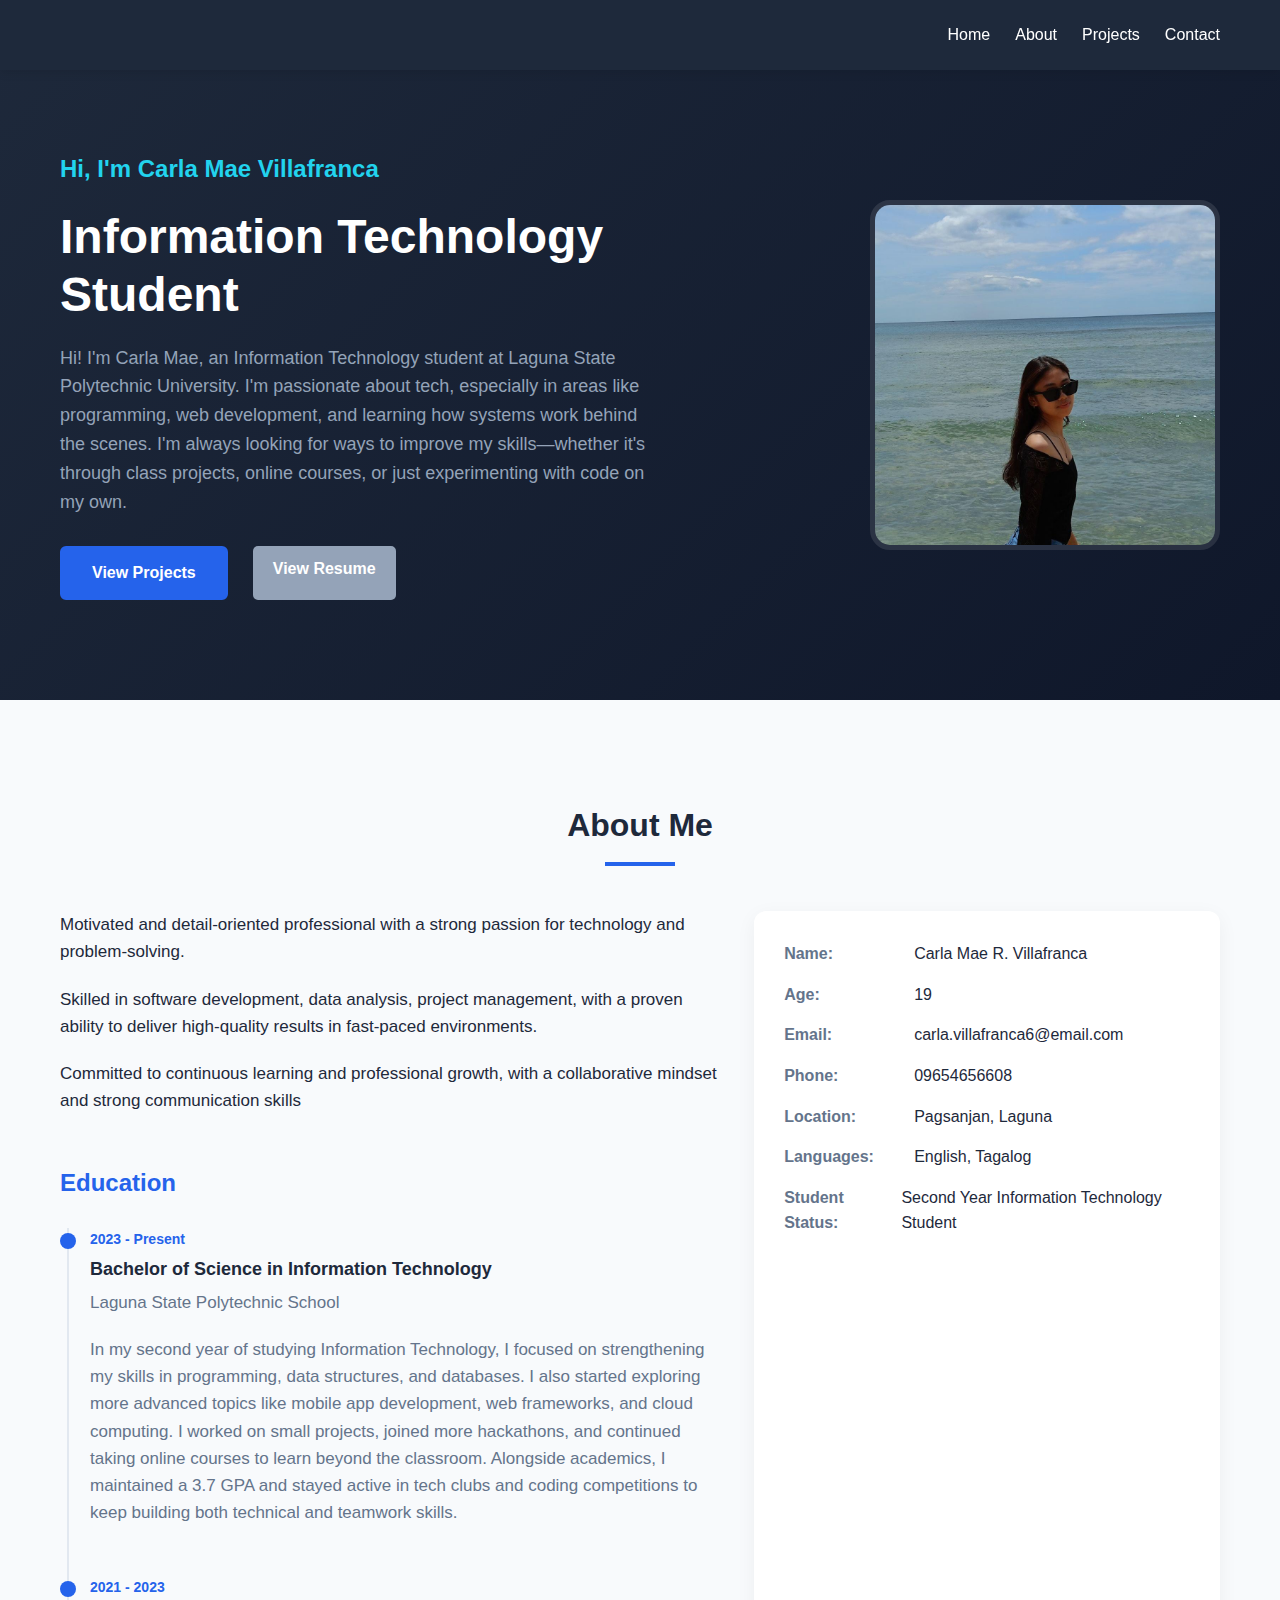
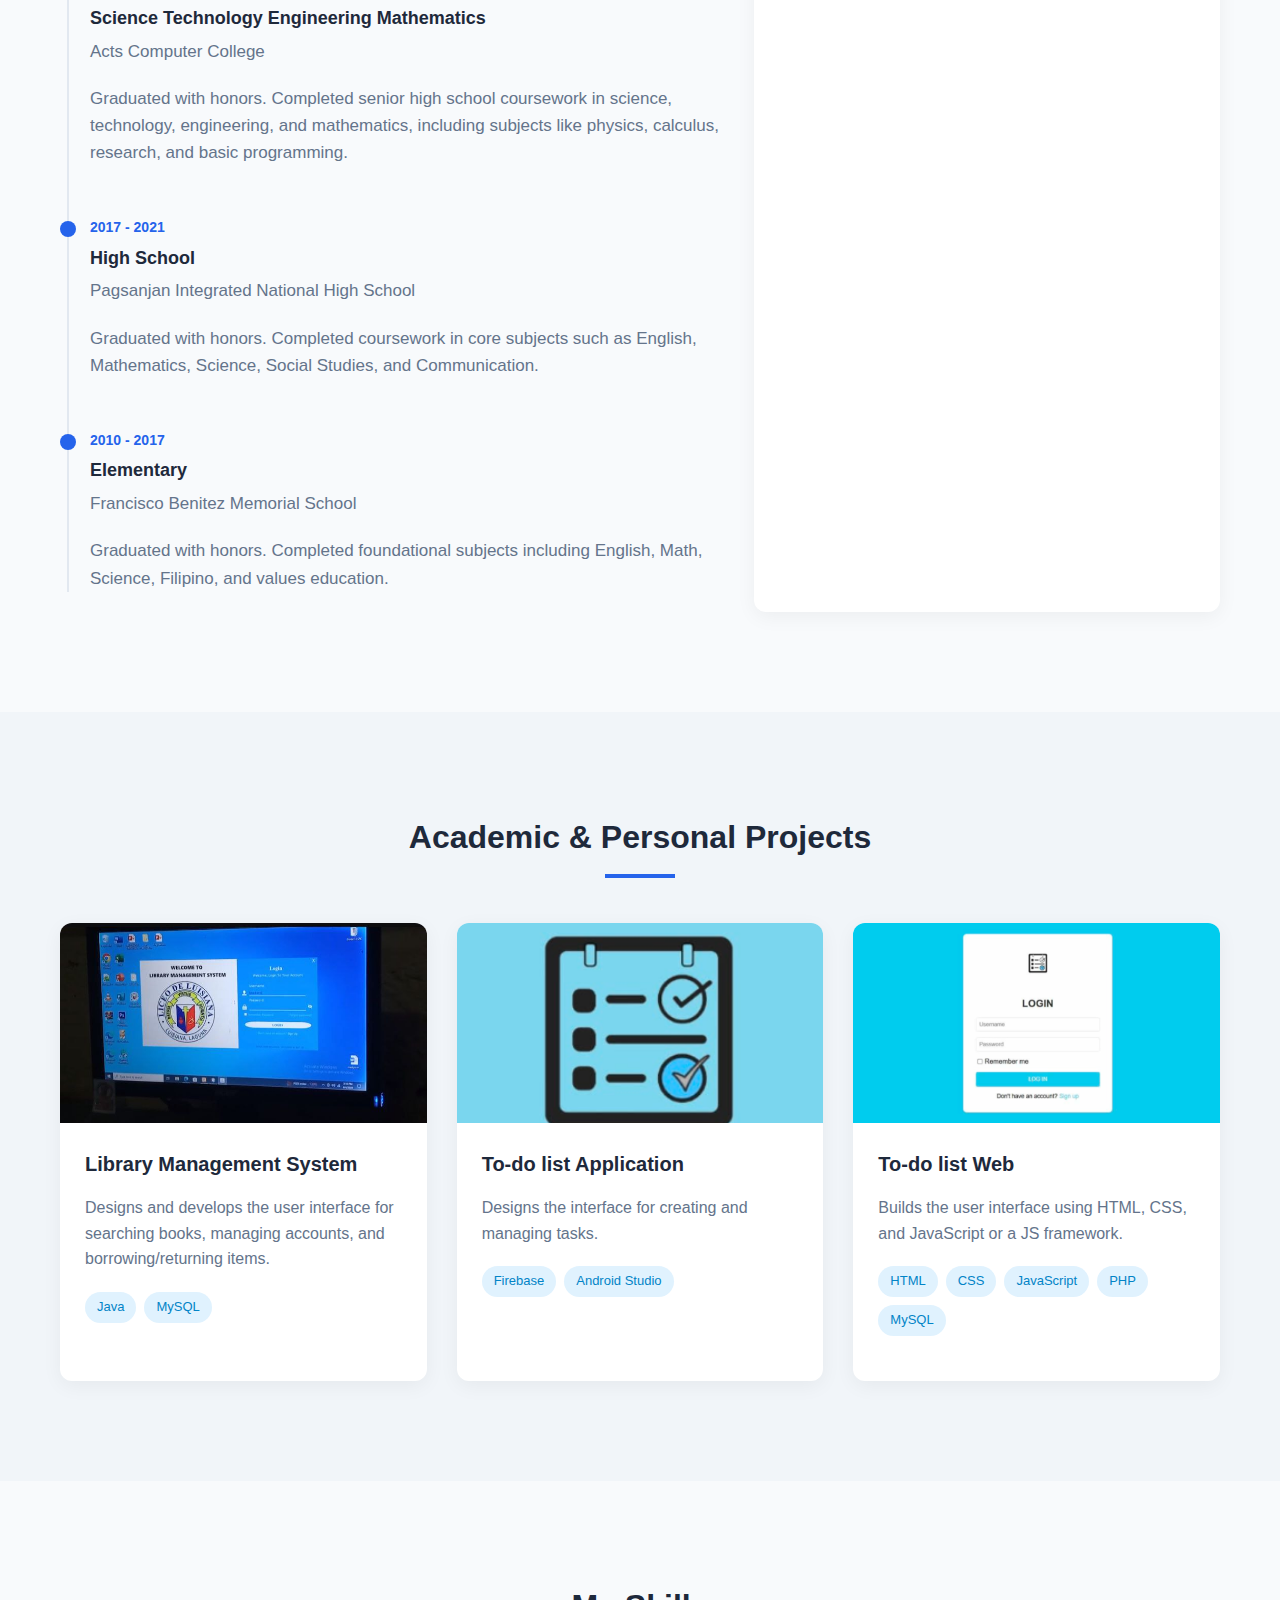
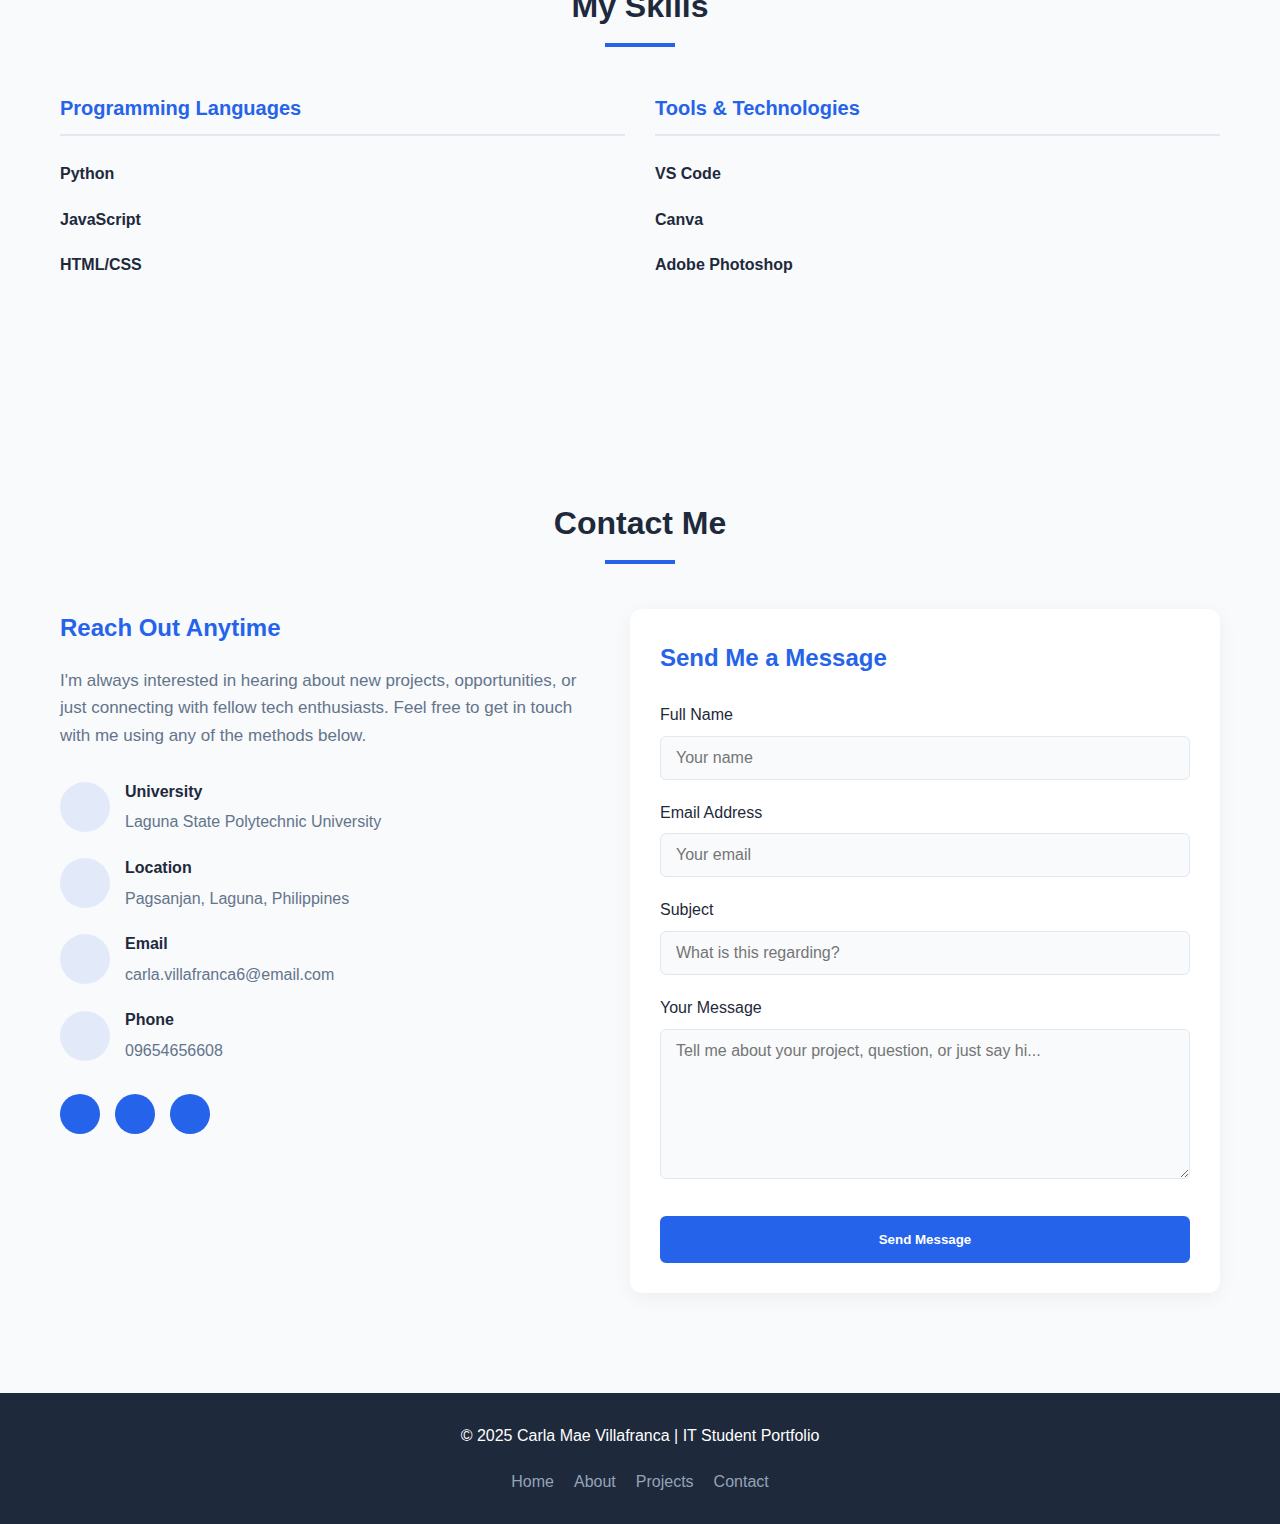
<file: CARLA'S PORTFOLIO/index.html>
<!DOCTYPE html>
<html lang="en">
<head>
    <meta charset="UTF-8">
    <meta name="viewport" content="width=device-width, initial-scale=1.0">
    <title>Carla Mae R. Villafranca | IT Student Portfolio</title>
    <link rel="stylesheet" href="style.css">
    
</head>
<body>
    <!-- Header -->
    <header>
        <div class="container">
            <nav>
                <div class="logo"><span></span></div>
                <div class="nav-links">
                    <a href="#home">Home</a>
                    <a href="#about">About</a>
                    <a href="#projects">Projects</a>
                    <a href="#contact">Contact</a>
                </div>
                <div class="mobile-menu">
                    <div></div>
                    <div></div>
                    <div></div>
                </div>
            </nav>
        </div>
    </header>

    <!-- Hero Section -->
    <section class="hero" id="home">
        <div class="container">
            <div class="hero-content">
                <div class="hero-text animate">
                    <div class="hero-name">Hi, I'm Carla Mae Villafranca</div>
                    <h1 class="hero-title">Information Technology Student</h1>
                    <p class="hero-subtitle">Hi! I'm Carla Mae, an Information Technology student at Laguna State Polytechnic University. I'm passionate about tech, especially in areas like programming, web development, and learning how systems work behind the scenes. I'm always looking for ways to improve my skills—whether it's through class projects, online courses, or just experimenting with code on my own.</p>
                    <div class="hero-cta">
                        <a href="#projects" class="btn btn-primary">View Projects</a>
                        <a href="img/Resume.pdf" class="btn btn-secondary" target="_blank">View Resume</a>
                    </div>
                </div>
                <div class="hero-image animate">
                    <img src="img/picture.jpg" alt="Profile Photo">
                </div>
            </div>
        </div>
        <div class="code-bg"></div>
    </section>

    <!-- About Section -->
    <section class="section" id="about">
        <div class="container">
            <h2 class="section-title">About Me</h2>
            <div class="about-content">
                <div class="about-text">
                    <p>Motivated and detail-oriented professional with a strong passion for technology and problem-solving.</p>
                    <p>Skilled in software development, data analysis, project management, with a proven ability to deliver high-quality results in fast-paced environments.</p>
                    <p>Committed to continuous learning and professional growth, with a collaborative mindset and strong communication skills</p>
                    
                    <div class="education">
                        <h3 class="education-title">Education</h3>
                        <div class="timeline">
                            <div class="timeline-item">
                                <div class="timeline-date">2023 - Present</div>
                                <h4 class="timeline-title">Bachelor of Science in Information Technology</h4>
                                <p class="timeline-place">Laguna State Polytechnic School</p>
                                <p class="timeline-desc">In my second year of studying Information Technology, I focused on strengthening my skills in programming, data structures, and databases. I also started exploring more advanced topics like mobile app development, web frameworks, and cloud computing. I worked on small projects, joined more hackathons, and continued taking online courses to learn beyond the classroom. Alongside academics, I maintained a 3.7 GPA and stayed active in tech clubs and coding competitions to keep building both technical and teamwork skills.</p>
                            </div>
                            <div class="timeline-item">
                                <div class="timeline-date">2021 - 2023</div>
                                <h4 class="timeline-title">Science Technology Engineering Mathematics</h4>
                                <p class="timeline-place">Acts Computer College</p>
                                <p class="timeline-desc">Graduated with honors. Completed senior high school coursework in science, technology, engineering, and mathematics, including subjects like physics, calculus, research, and basic programming.</p>
                            </div>
                            <div class="timeline-item">
                              <div class="timeline-date">2017 - 2021</div>
                              <h4 class="timeline-title">High School</h4>
                              <p class="timeline-place">Pagsanjan Integrated National High School</p>
                              <p class="timeline-desc">Graduated with honors. Completed coursework in core subjects such as English, Mathematics, Science, Social Studies, and Communication.</p>
                          </div>
                          <div class="timeline-item">
                            <div class="timeline-date">2010 - 2017</div>
                            <h4 class="timeline-title">Elementary</h4>
                            <p class="timeline-place">Francisco Benitez Memorial School</p>
                            <p class="timeline-desc">Graduated with honors. Completed foundational subjects including English, Math, Science, Filipino, and values education.</p>
                        </div>
                        </div>
                    </div>
                </div>
                <div class="about-info">
                    <div class="info-item">
                        <div class="info-title">Name:</div>
                        <div class="info-value">Carla Mae R. Villafranca</div>
                    </div>
                    <div class="info-item">
                        <div class="info-title">Age:</div>
                        <div class="info-value">19</div>
                    </div>
                    <div class="info-item">
                        <div class="info-title">Email:</div>
                        <div class="info-value">carla.villafranca6@email.com</div>
                    </div>
                    <div class="info-item">
                        <div class="info-title">Phone:</div>
                        <div class="info-value">09654656608</div>
                    </div>
                    <div class="info-item">
                        <div class="info-title">Location:</div>
                        <div class="info-value">Pagsanjan, Laguna</div>
                    </div>
                    <div class="info-item">
                        <div class="info-title">Languages:</div>
                        <div class="info-value">English, Tagalog</div>
                    </div>
                    <div class="info-item">
                        <div class="info-title">Student Status:</div>
                        <div class="info-value">Second Year Information Technology Student</div>
                    </div>
                </div>
            </div>
        </div>
    </section>

    <!-- Updated Projects Section -->
    <section class="section projects" id="projects">
        <div class="container">
            <h2 class="section-title">Academic & Personal Projects</h2>
            <div class="projects-grid">
                <!-- Project 1 -->
                <div class="project-card">
                    <div class="project-image">
                        <img src="img/lms-login.jpg" alt="Libraray Management System">
                    </div>
                    <div class="project-body">
                        <h3 class="project-title">Library Management System</h3>
                        <p class="project-desc">Designs and develops the user interface for searching books, managing accounts, and borrowing/returning items.</p>
                        <div class="project-tags">
                            <span class="project-tag">Java</span>
                            <span class="project-tag">MySQL</span>
                        </div>
                    </div>
                </div>
                
                <!-- Project 2 -->
                <div class="project-card">
                    <div class="project-image">
                        <img src="img/image1.png" alt="To-do list Application">
                    </div>
                    <div class="project-body">
                        <h3 class="project-title">To-do list Application</h3>
                        <p class="project-desc">Designs the interface for creating and managing tasks.</p>
                        <div class="project-tags">
                            <span class="project-tag">Firebase</span>
                            <span class="project-tag">Android Studio</span>
                        </div>
                    </div>
                </div>
                
                <!-- Project 3 -->
                <div class="project-card">
                    <div class="project-image">
                        <img src="img/image.png" alt="To-do list Web">
                    </div>
                    <div class="project-body">
                        <h3 class="project-title">To-do list Web</h3>
                        <p class="project-desc">Builds the user interface using HTML, CSS, and JavaScript or a JS framework.</p>
                        <div class="project-tags">
                            <span class="project-tag">HTML</span>
                            <span class="project-tag">CSS</span>
                            <span class="project-tag">JavaScript</span>
                            <span class="project-tag">PHP</span>
                            <span class="project-tag">MySQL</span>
                        </div>
                    </div>
                </div>
            </div>
        </div>
    </section>

    <!-- Skills Section -->
    <section class="section" id="skills">
        <div class="container">
            <h2 class="section-title">My Skills</h2>
            <div class="skills-content">
                <div class="skill-category">
                    <h3 class="skill-category-title">Programming Languages</h3>
                    <div class="skills-grid">
                        <div class="skill-card">
                            <i class="fab fa-python"></i>
                            <span class="skill-title">Python</span>
                        </div>
                        <div class="skill-card">
                            <i class="fab fa-js"></i>
                            <span class="skill-title">JavaScript</span>
                        </div>
                        <div class="skill-card">
                            <i class="fab fa-html5"></i>
                            <span class="skill-title">HTML/CSS</span>
                        </div>
                    </div>
                </div>

                <div class="skill-category">
                    <h3 class="skill-category-title">Tools & Technologies</h3>
                    <div class="skills-grid">
                        <div class="skill-card">
                            <i class="fas fa-code"></i>
                            <span class="skill-title">VS Code</span>
                        </div>
                        <div class="skill-card">
                            <i class="fas fa-palette"></i>
                            <span class="skill-title">Canva</span>
                        </div>
                        <div class="skill-card">
                            <i class="fas fa-image"></i>
                            <span class="skill-title">Adobe Photoshop</span>
                        </div>
                    </div>
                </div>
            </div>
        </div>
    </section>
    <!-- Contact Section -->
<section class="section" id="contact">
    <div class="container">
        <h2 class="section-title">Contact Me</h2>
        <div class="contact-content">
            <div class="contact-info">
                <h3 class="contact-title">Reach Out Anytime</h3>
                <p class="contact-desc">I'm always interested in hearing about new projects, opportunities, or just connecting with fellow tech enthusiasts. Feel free to get in touch with me using any of the methods below.</p>
                
                <div class="contact-details">
                    <div class="contact-item">
                        <div class="contact-icon">
                            <i class="fas fa-graduation-cap"></i>
                        </div>
                        <div>
                            <div class="contact-label">University</div>
                            <div class="contact-value">Laguna State Polytechnic University</div>
                        </div>
                    </div>
                    
                    <div class="contact-item">
                        <div class="contact-icon">
                            <i class="fas fa-map-marker-alt"></i>
                        </div>
                        <div>
                            <div class="contact-label">Location</div>
                            <div class="contact-value">Pagsanjan, Laguna, Philippines</div>
                        </div>
                    </div>
                    
                    <div class="contact-item">
                        <div class="contact-icon">
                            <i class="fas fa-envelope"></i>
                        </div>
                        <div>
                            <div class="contact-label">Email</div>
                            <div class="contact-value">carla.villafranca6@email.com</div>
                        </div>
                    </div>
                    
                    <div class="contact-item">
                        <div class="contact-icon">
                            <i class="fas fa-phone"></i>
                        </div>
                        <div>
                            <div class="contact-label">Phone</div>
                            <div class="contact-value">09654656608</div>
                        </div>
                    </div>
                </div>
                
                <div class="social-links">
                    <a href="https://www.facebook.com/Maeeeeee.V" class="social-link" title="Facebook"><i class="fab fa-facebook-f"></i></a>
                    <a href="https://www.instagram.com/maeeeeee_v/" class="social-link" title="Instagram"><i class="fab fa-instagram"></i></a>
                    <a href="https://github.com/maybeee3" class="social-link" title="GitHub"><i class="fab fa-github"></i></a>
                </div>
            </div>
            
            <div class="contact-form">
                <h3 class="form-title">Send Me a Message</h3>
                <form id="contactForm">
                    <div class="form-group">
                        <label for="name" class="form-label">Full Name</label>
                        <input type="text" id="name" class="form-control" placeholder="Your name" required>
                    </div>
                    
                    <div class="form-group">
                        <label for="email" class="form-label">Email Address</label>
                        <input type="email" id="email" class="form-control" placeholder="Your email" required>
                    </div>
                    
                    <div class="form-group">
                        <label for="subject" class="form-label">Subject</label>
                        <input type="text" id="subject" class="form-control" placeholder="What is this regarding?" required>
                    </div>
                    
                    <div class="form-group">
                        <label for="message" class="form-label">Your Message</label>
                        <textarea id="message" class="form-control" placeholder="Tell me about your project, question, or just say hi..." required></textarea>
                    </div>
                    
                    <button type="submit" class="btn btn-primary">Send Message</button>
                </form>
            </div>
        </div>
    </div>
</section>

<!-- Footer -->
<footer>
    <div class="container">
        <div class="footer-text">
            <p>&copy; 2025 Carla Mae Villafranca | IT Student Portfolio</p>
        </div>
        <div class="footer-links">
            <a href="#home">Home</a>
            <a href="#about">About</a>
            <a href="#projects">Projects</a>
            <a href="#contact">Contact</a>
        </div>
    </div>
</footer>

<script src="script.js"> </script>
</body>
</html>
</file>
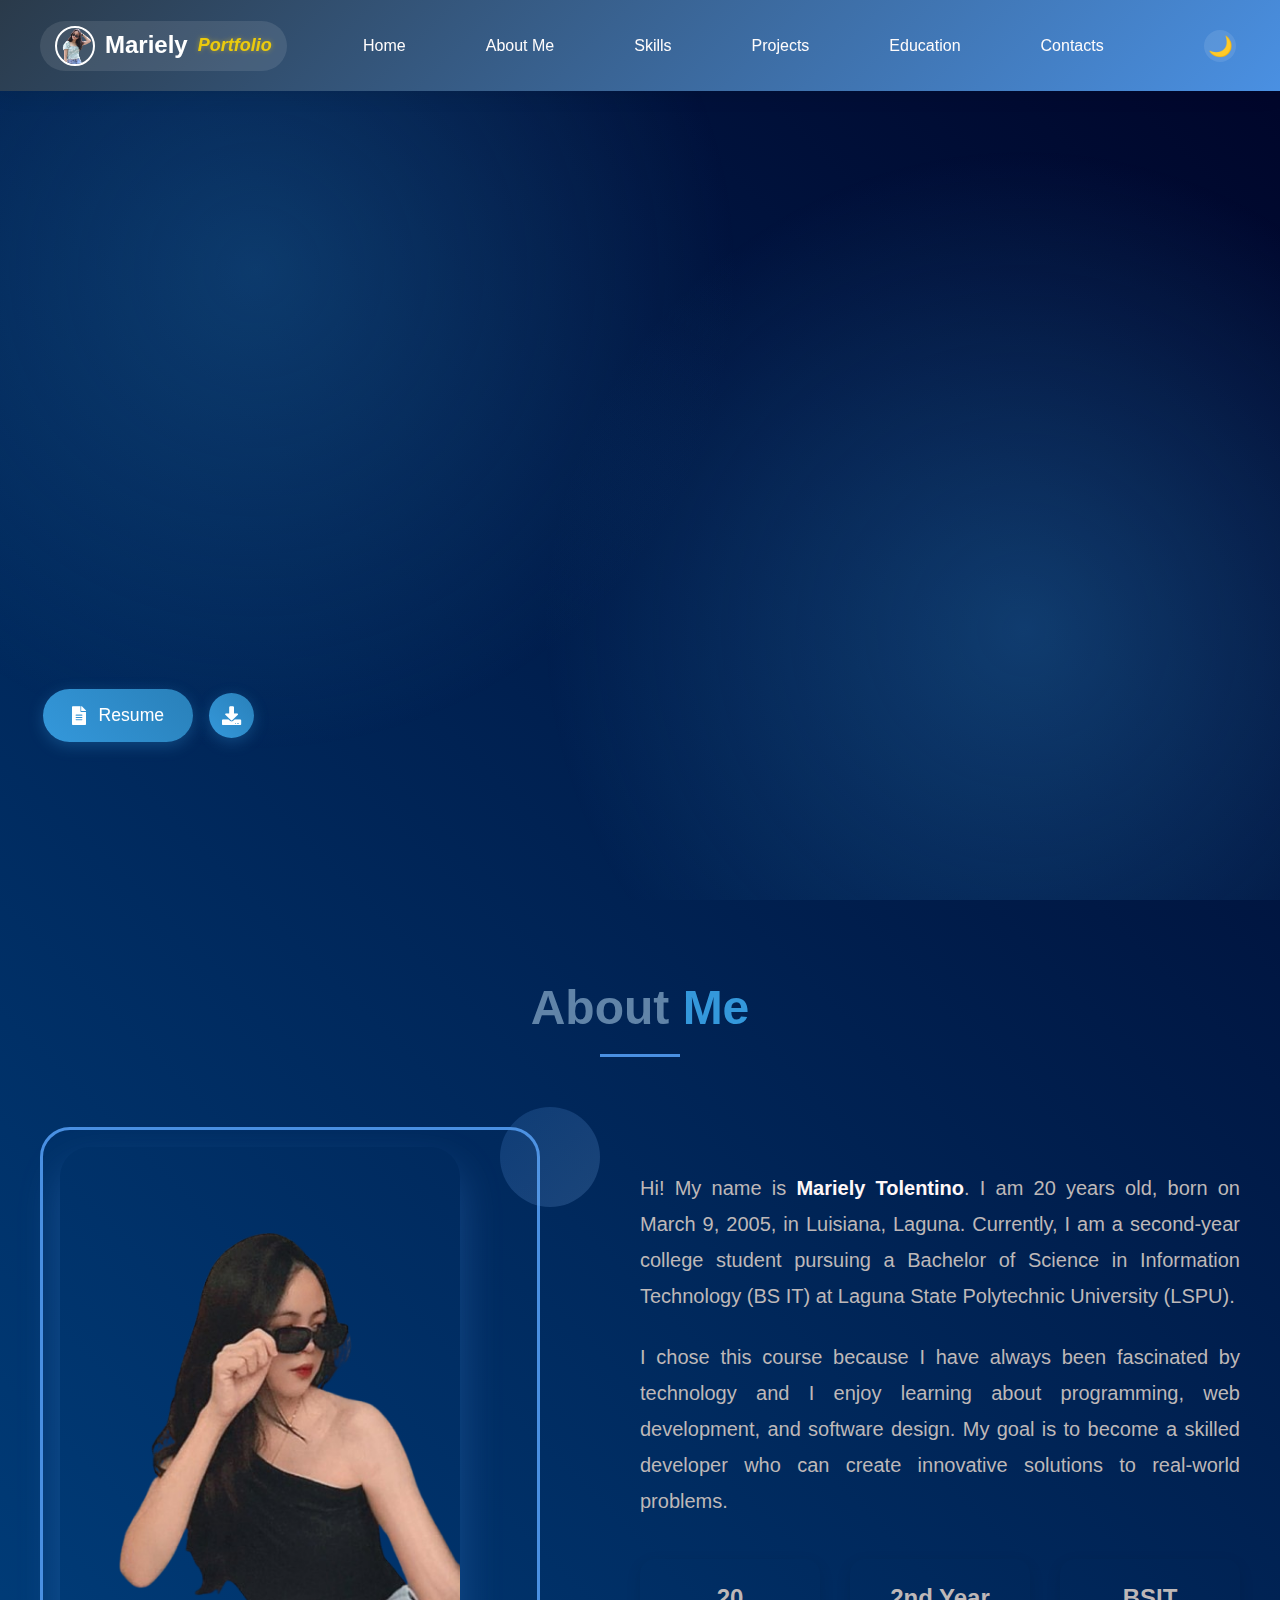
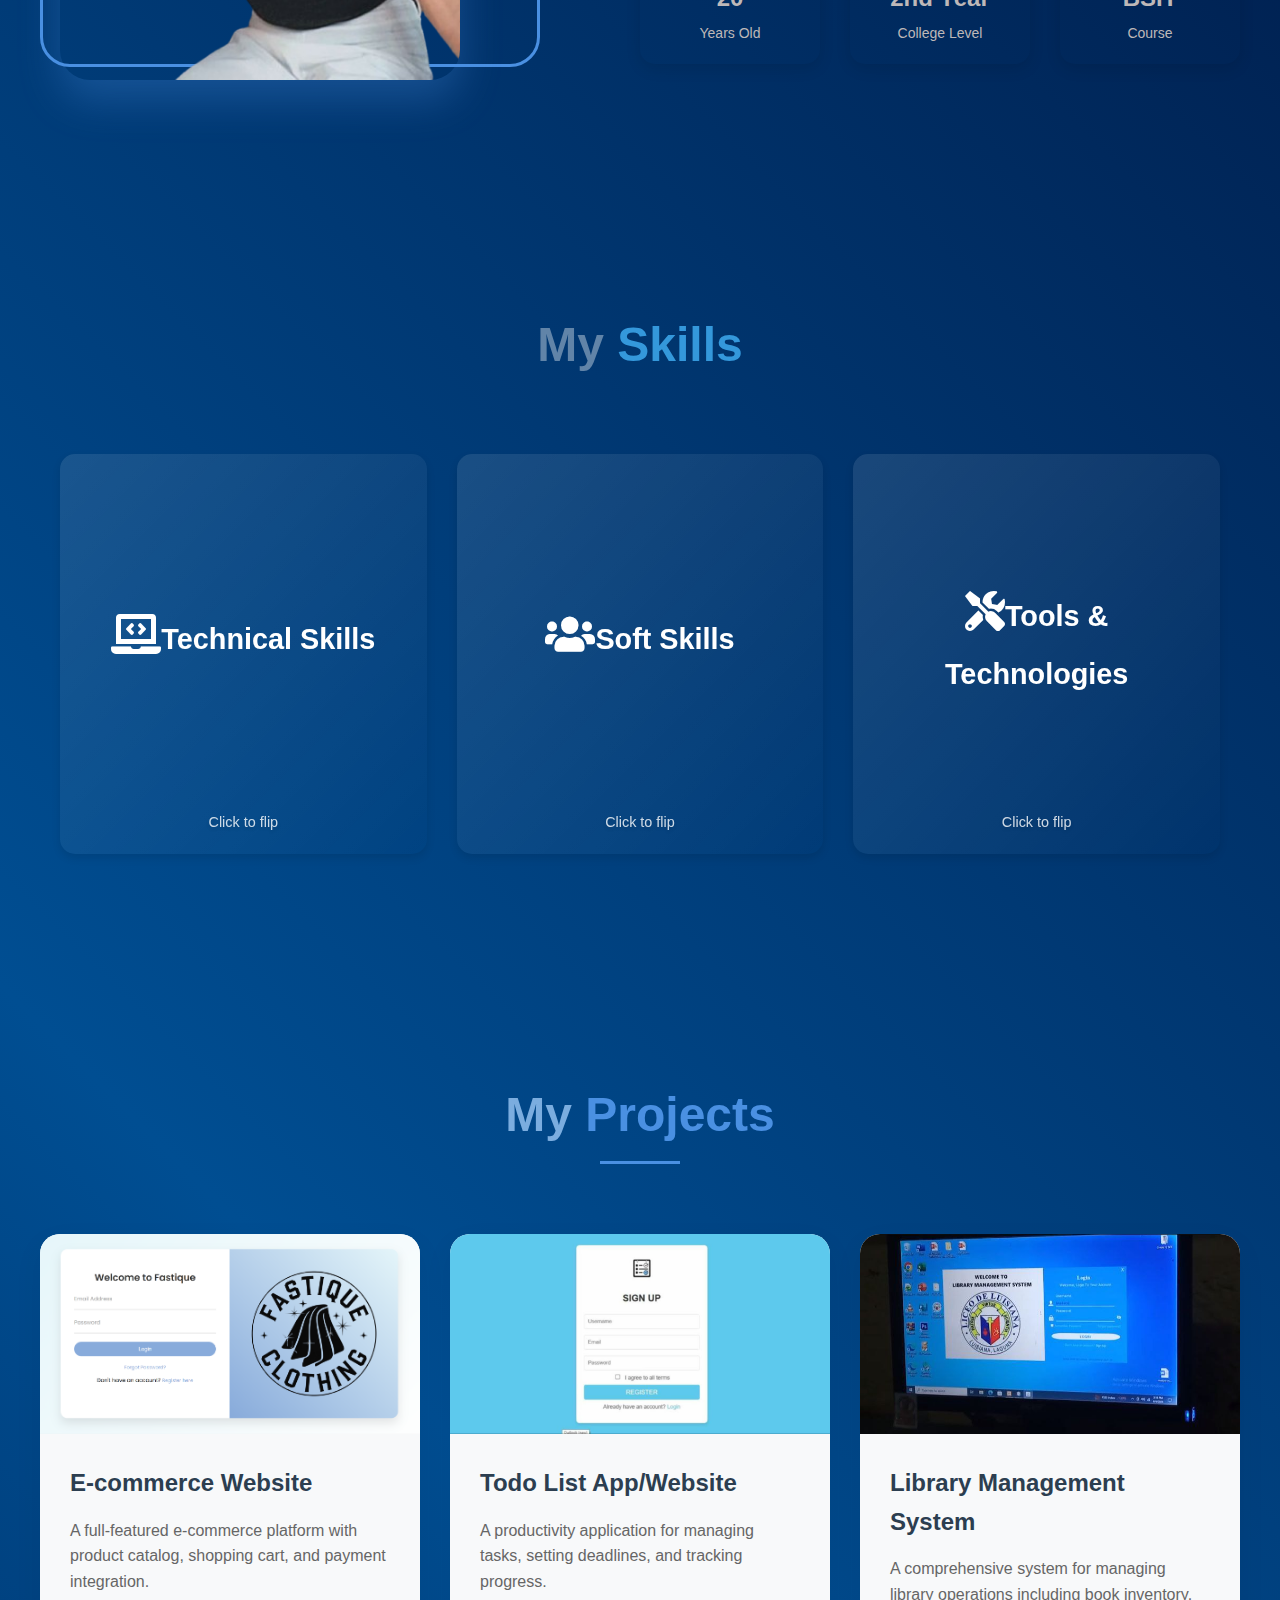
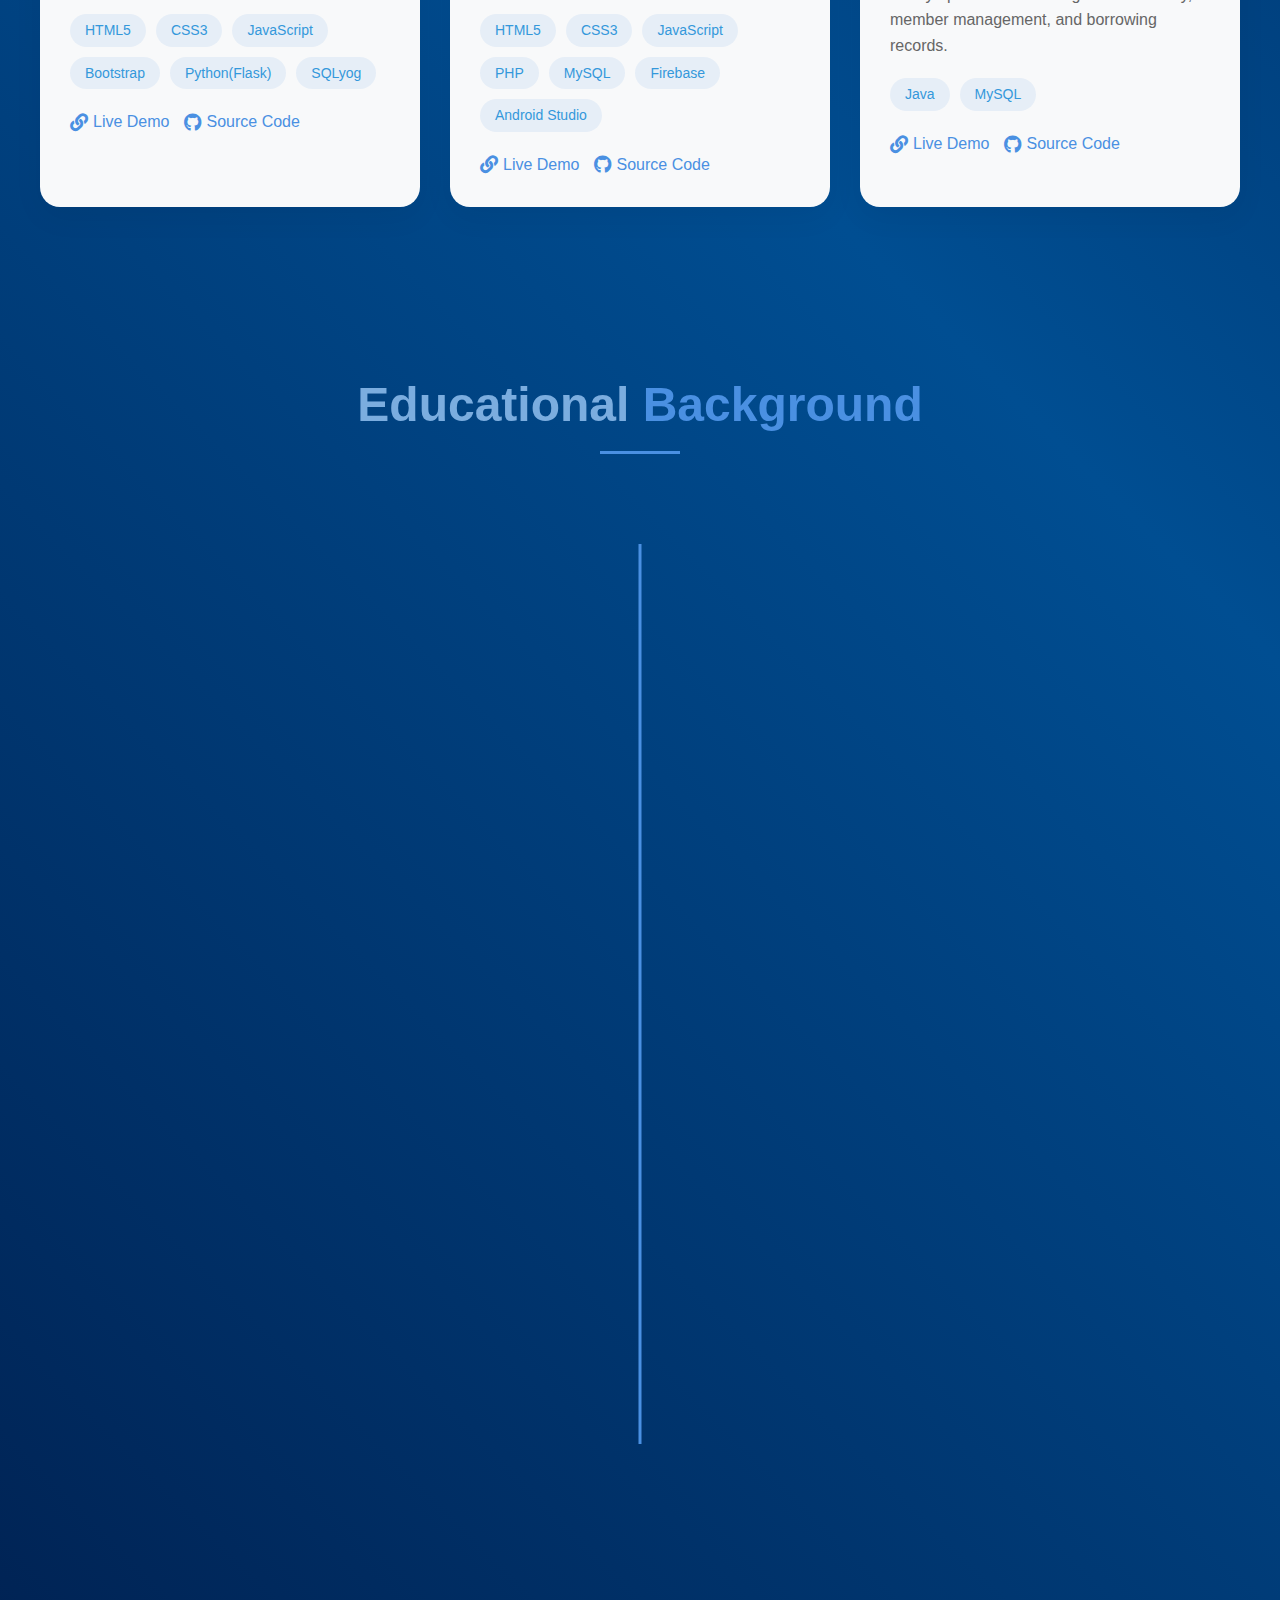
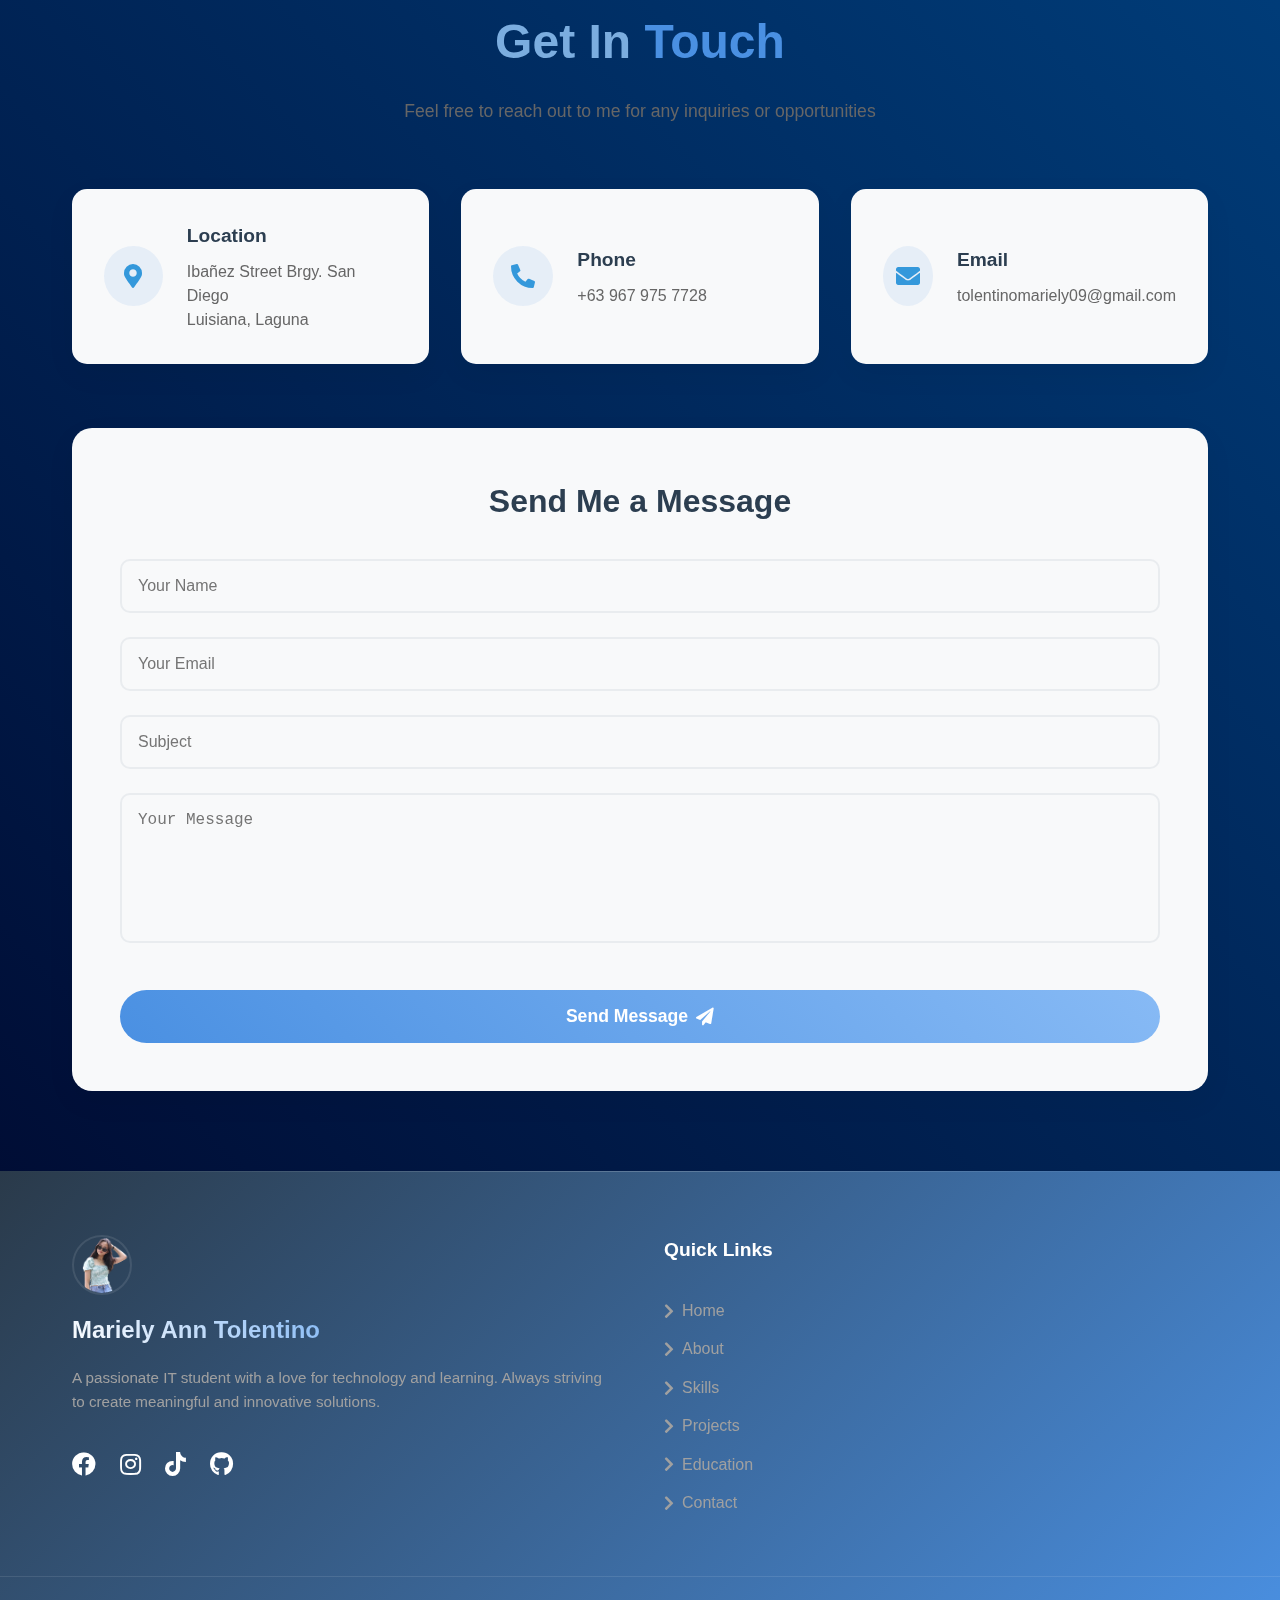
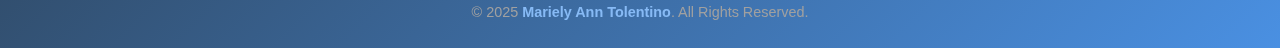
<file: MARIELY'S PORTFOLIO/index.html>
<!DOCTYPE html>
<html lang="en">
<head>
     <meta charset="UTF-8">
     <title>Mariely Ann Tolentino - Portfolio</title>
     <link rel="icon" type="image/png" href="img/mariely.png">
     <meta name="viewport" content="width=device-width, initial-scale=1.0">
     <link rel="stylesheet" href="https://cdnjs.cloudflare.com/ajax/libs/font-awesome/5.15.4/css/all.min.css">
     <link rel="stylesheet" href="styles.css">
</head>
<body>
    <!-- Header Section -->
    <header>
        <nav>
            <div class="nav-container">
                <a href="MARIELY'S PORTFOLIO/index.html" class="logo">
                    <img src="img/mariely.png" alt="M" class="logo-image">Mariely
                    <span>Portfolio</span>
                </a>
                <div class="menu-toggle">
                    <span></span>
                    <span></span>
                    <span></span>
                </div>
                <div class="nav-links">
                    <a href="#home">Home</a>
                    <a href="#about">About Me</a>
                    <a href="#skills">Skills</a>
                    <a href="#projects">Projects</a>
                    <a href="#education">Education</a>
                    <a href="#contacts">Contacts</a> 
                </div>
                <button class="theme-toggle" onclick="toggleTheme()" aria-label="Toggle dark mode">
                    <span class="theme-icon">🌙</span>
                </button>
                <div class="particles">
                    <!-- Particles will be added by JavaScript -->
                </div>
            </div>
        </nav>
        <div class="menu-overlay"></div>
    </header>
    <!-- Home Section -->
    <section id="home">
        <div class="home-content">
            <div class="home-text">
                <h2>Hi there! I'm</h2>
                <h1>Mariely Ann Tolentino</h1>
                <p><span class="typing-container"><span class="typing-text">BSIT Student | Web Developer</span></span></p>
                <div class="social-links">
                    <a href="https://www.facebook.com/tolentinomariely" title="Facebook"><i class="fab fa-facebook"></i></a>
                    <a href="https://www.instagram.com/tolentinomariely/" title="Instagram"><i class="fab fa-instagram"></i></a>
                    <a href="https://www.tiktok.com/@marielyann09" title="Tiktok"><i class="fab fa-tiktok"></i></a>
                    <a href="https://github.com/mariely09" title="GitHub"><i class="fab fa-github"></i></a>
                </div>
                <div class="resume-buttons">
                    <a href="img/RESUME-MARIELY_TOLENTINO.pdf" class="resume-btn" target="_blank" title="View Resume">
                        <i class="fas fa-file-alt"></i>
                        <span class="btn-text">Resume</span>
                        <i class="fas fa-eye btn-icon"></i>
                    </a>
                    <a href="img/RESUME-MARIELY_TOLENTINO.pdf" class="download-btn" download title="Download Resume">
                        <i class="fas fa-download"></i>
                    </a>
                </div>
            </div>
            <div class="home-image">
                <img src="img/mariely.png" alt="Mariely Tolentino">
            </div>
        </div>    
    </section>

    <!-- About Section -->
    <section id="about">
        <div class="about-container">
            <div class="about-header">
                <h1>About <span>Me</span></h1>
            </div>
            
            <div class="about-content">
                <div class="about-image">
                    <img src="img/tolentino.png" alt="Mariely Tolentino">
                </div>
                
                <div class="about-text">
                    <p>Hi! My name is <span>Mariely Tolentino</span>. I am 20 years old, born on March 9, 2005, in Luisiana, Laguna. Currently, I am a second-year college student pursuing a Bachelor of Science in Information Technology (BS IT) at Laguna State Polytechnic University (LSPU).</p>
                    
                    <p>I chose this course because I have always been fascinated by technology and I enjoy learning about programming, web development, and software design. My goal is to become a skilled developer who can create innovative solutions to real-world problems.</p>
                    
                    <div class="about-stats">
                        <div class="stat-item">
                            <div class="stat-number">20</div>
                            <div class="stat-label">Years Old</div>
                        </div>
                        <div class="stat-item">
                            <div class="stat-number">2nd Year</div>
                            <div class="stat-label">College Level</div>
                        </div>
                        <div class="stat-item">
                            <div class="stat-number">BSIT</div>
                            <div class="stat-label">Course</div>
                        </div>
                    </div>
                </div>
            </div>
        </div>
    </section>

    <!-- Skills Section -->
    <section id="skills">
        <div class="skills-container">
            <div class="skills-header">
                <h1>My <span>Skills</span></h1>
            </div>

            <div class="skills-content">
                <div class="skill-category">
                    <div class="skill-card">
                        <div class="skill-card-inner">
                            <div class="skill-card-front">
                                <h2><i class="fas fa-laptop-code"></i>Technical Skills</h2>
                                <div class="flip-hint">Click to flip</div>
                            </div>
                            <div class="skill-card-back">
                                <div class="skill-items-container">
                                    <div class="skill-item">
                                        <div class="skill-info">
                                            <span class="skill-name">
                                                <i class="fab fa-html5"></i>
                                                HTML5
                                            </span>
                                        </div>
                                    </div>

                                    <div class="skill-item">
                                        <div class="skill-info">
                                            <span class="skill-name">
                                                <i class="fab fa-css3-alt"></i>
                                                CSS3
                                            </span>
                                        </div>
                                    </div>

                                    <div class="skill-item">
                                        <div class="skill-info">
                                            <span class="skill-name">
                                                <i class="fab fa-js"></i>
                                                JavaScript
                                            </span>
                                        </div>
                                    </div>

                                    <div class="skill-item">
                                        <div class="skill-info">
                                            <span class="skill-name">
                                                <i class="fab fa-python"></i>
                                                Python
                                            </span>
                                        </div>
                                    </div>

                                    <div class="skill-item">
                                        <div class="skill-info">
                                            <span class="skill-name">
                                                <i class="fab fa-java"></i>
                                                Java
                                            </span>
                                        </div>
                                    </div>

                                    <div class="skill-item">
                                        <div class="skill-info">
                                            <span class="skill-name">
                                                <i class="fas fa-database"></i>
                                                MySQL
                                            </span>
                                        </div>
                                    </div>
                                </div>
                            </div>
                        </div>
                    </div>
                </div>

                <div class="skill-category">
                    <div class="skill-card">
                        <div class="skill-card-inner">
                            <div class="skill-card-front">
                                <h2><i class="fas fa-users"></i>Soft Skills</h2>
                                <div class="flip-hint">Click to flip</div>
                            </div>
                            <div class="skill-card-back">
                                <div class="skill-items-container">
                                    <div class="skill-item">
                                        <div class="skill-info">
                                            <span class="skill-name">
                                                <i class="far fa-clock"></i>
                                                Time Management
                                            </span>
                                        </div>
                                    </div>

                                    <div class="skill-item">
                                        <div class="skill-info">
                                            <span class="skill-name">
                                                <i class="fas fa-comments"></i>
                                                Communication Skills
                                            </span>
                                        </div>
                                    </div>

                                    <div class="skill-item">
                                        <div class="skill-info">
                                            <span class="skill-name">
                                                <i class="fas fa-tasks"></i>
                                                Problem Solving
                                            </span>
                                        </div>
                                    </div>

                                    <div class="skill-item">
                                        <div class="skill-info">
                                            <span class="skill-name">
                                                <i class="fas fa-paint-brush"></i>
                                                Creativity
                                            </span>
                                        </div>
                                    </div>
                                </div>
                            </div>
                        </div>
                    </div>
                </div>

                <div class="skill-category">
                    <div class="skill-card">
                        <div class="skill-card-inner">
                            <div class="skill-card-front">
                                <h2><i class="fas fa-tools"></i>Tools & Technologies</h2>
                                <div class="flip-hint">Click to flip</div>
                            </div>
                            <div class="skill-card-back">
                                <div class="skill-items-container">
                                    <div class="skill-item">
                                        <div class="skill-info">
                                            <span class="skill-name">
                                                <i class="fas fa-code"></i>
                                                VS Code
                                            </span>
                                        </div>
                                    </div>

                                    <div class="skill-item">
                                        <div class="skill-info">
                                            <span class="skill-name">
                                                <i class="fab fa-figma"></i>
                                                Figma
                                            </span>
                                        </div>
                                    </div>

                                    <div class="skill-item">
                                        <div class="skill-info">
                                            <span class="skill-name">
                                                <i class="fas fa-palette"></i>
                                                Canva
                                            </span>
                                        </div>
                                    </div>

                                    <div class="skill-item">
                                        <div class="skill-info">
                                            <span class="skill-name">
                                                <i class="fab fa-github"></i>
                                                GitHub
                                            </span>
                                        </div>
                                    </div>

                                    <div class="skill-item">
                                        <div class="skill-info">
                                            <span class="skill-name">
                                                <i class="fab fa-android"></i>
                                                Android Studio
                                            </span>
                                        </div>
                                    </div>
                                </div>
                            </div>
                        </div>
                    </div>
                </div>
            </div>
        </div>
    </section>

    <!-- Projects Section -->
    <section id="projects">
        <div class="projects-container">
            <div class="projects-header">
                <h1>My <span>Projects</span></h1>
            </div>

            <div class="projects-grid">
                <div class="project-card">
                    <div class="project-image">
                        <img src="img/e-commerce-login.png" alt="Project 1">
                    </div>
                    <div class="project-content">
                        <h3 class="project-title">E-commerce Website</h3>
                        <p class="project-description">A full-featured e-commerce platform with product catalog, shopping cart, and payment integration.</p>
                        <div class="project-tags">
                            <span class="project-tag">HTML5</span>
                            <span class="project-tag">CSS3</span>
                            <span class="project-tag">JavaScript</span>
                            <span class="project-tag">Bootstrap</span>
                            <span class="project-tag">Python(Flask)</span>
                            <span class="project-tag">SQLyog</span>
                        </div>
                        <div class="project-links">
                            <a href="#" class="project-link"><i class="fas fa-link"></i> Live Demo</a>
                            <a href="#" class="project-link"><i class="fab fa-github"></i> Source Code</a>
                        </div>
                    </div>
                </div>

                <div class="project-card">
                    <div class="project-image">
                        <img src="img/todolist-login.jpg" alt="Project 2">
                    </div>
                    <div class="project-content">
                        <h3 class="project-title">Todo List App/Website</h3>
                        <p class="project-description">A productivity application for managing tasks, setting deadlines, and tracking progress.</p>
                        <div class="project-tags">
                            <span class="project-tag">HTML5</span>
                            <span class="project-tag">CSS3</span>
                            <span class="project-tag">JavaScript</span>
                            <span class="project-tag">PHP</span>
                            <span class="project-tag">MySQL</span>
                            <span class="project-tag">Firebase</span>
                            <span class="project-tag">Android Studio</span>
                        </div>
                        <div class="project-links">
                            <a href="#" class="project-link"><i class="fas fa-link"></i> Live Demo</a>
                            <a href="#" class="project-link"><i class="fab fa-github"></i> Source Code</a>
                        </div>
                    </div>
                </div>

                <div class="project-card">
                    <div class="project-image">
                        <img src="img/lms-login.jpg" alt="Project 3">
                    </div>
                    <div class="project-content">
                        <h3 class="project-title">Library Management System</h3>
                        <p class="project-description">A comprehensive system for managing library operations including book inventory, member management, and borrowing records.</p>
                        <div class="project-tags">
                            <span class="project-tag">Java</span>
                            <span class="project-tag">MySQL</span>
                        </div>
                        <div class="project-links">
                            <a href="#" class="project-link"><i class="fas fa-link"></i> Live Demo</a>
                            <a href="#" class="project-link"><i class="fab fa-github"></i> Source Code</a>
                        </div>
                    </div>
                </div>
            </div>
        </div>
    </section>

    <!-- Education Section -->
    <section id="education">
        <div class="education-container">
            <div class="education-header">
                <h1>Educational <span>Background</span></h1>
            </div>

            <div class="timeline">
                <div class="timeline-item">
                    <div class="timeline-content">
                        <div class="timeline-date">2011 - 2017</div>
                        <div class="timeline-title">Elementary Education</div>
                        <div class="timeline-school">Bonifacio Elementary School</div>
                    </div>
                    <div class="timeline-dot"></div>
                </div>

                <div class="timeline-item">
                    <div class="timeline-content">
                        <div class="timeline-date">2017 - 2021</div>
                        <div class="timeline-title">High School</div>
                        <div class="timeline-school">Liceo de Luisiana</div>
                    </div>
                    <div class="timeline-dot"></div>
                </div>

                <div class="timeline-item">
                    <div class="timeline-content">
                        <div class="timeline-date">2021 - 2023</div>
                        <div class="timeline-title">Senior High School</div>
                        <div class="timeline-school">Liceo de Luisiana</div>
                    </div>
                    <div class="timeline-dot"></div>
                </div>

                <div class="timeline-item">
                    <div class="timeline-content">
                        <div class="timeline-date">2023 - Present</div>
                        <div class="timeline-title">College</div>
                        <div class="timeline-school">Laguna State Polytechnic University</div>
                    </div>
                    <div class="timeline-dot"></div>
                </div>
            </div>
        </div>
    </section>
    
    <!-- Contacts Section -->
    <section id="contacts">
        <div class="contacts-container">
            <div class="contacts-header">
                <h1>Get In <span>Touch</span></h1>
                <p>Feel free to reach out to me for any inquiries or opportunities</p>
            </div>

            <div class="contacts-content">
                <div class="contact-card">
                    <div class="contact-icon">
                        <i class="fas fa-map-marker-alt"></i>
                    </div>
                    <div class="contact-info">
                        <h2>Location</h2>
                        <p>Ibañez Street Brgy. San Diego<br>Luisiana, Laguna</p>
                    </div>
                </div>

                <div class="contact-card">
                    <div class="contact-icon">
                        <i class="fas fa-phone-alt"></i>
                    </div>
                    <div class="contact-info">
                        <h2>Phone</h2>
                        <p>+63 967 975 7728</p>
                    </div>
                </div>

                <div class="contact-card">
                    <div class="contact-icon">
                        <i class="fas fa-envelope"></i>
                    </div>
                    <div class="contact-info">
                        <h2>Email</h2>
                        <p>tolentinomariely09@gmail.com</p>
                    </div>
                </div>
            </div>

            <div class="contact-form-container">
                <h2>Send Me a Message</h2>
                <form class="contact-form">
                    <div class="form-group">
                        <input type="text" placeholder="Your Name" required>
                    </div>
                    <div class="form-group">
                        <input type="email" placeholder="Your Email" required>
                    </div>
                    <div class="form-group">
                        <input type="text" placeholder="Subject" required>
                    </div>
                    <div class="form-group">
                        <textarea placeholder="Your Message" required></textarea>
                    </div>
                    <button type="submit" class="submit-btn">Send Message <i class="fas fa-paper-plane"></i></button>
                </form>
            </div>
        </div>
    </section>

    <footer>
        <div class="footer-container">
            <div class="footer-content">
                <div class="footer-logo">
                    <img src="img/mariely.png" alt="Mariely" class="footer-logo-image">
                    <h3>Mariely Ann Tolentino</h3>
                    <p>A passionate IT student with a love for technology and learning. Always striving to create meaningful and innovative solutions.</p>
                </div>
                <div class="footer-social">
                    <a href="https://www.facebook.com/tolentinomariely" title="Facebook"><i class="fab fa-facebook"></i></a>
                    <a href="https://www.instagram.com/tolentinomariely/" title="Instagram"><i class="fab fa-instagram"></i></a>
                    <a href="https://www.tiktok.com/@marielyann09" title="Tiktok"><i class="fab fa-tiktok"></i></a>
                    <a href="https://github.com/mariely09" title="GitHub"><i class="fab fa-github"></i></a>
                </div>
            </div>

            <div class="footer-links">
                <h3>Quick Links</h3>
                <ul>
                    <li><a href="#home"><i class="fas fa-chevron-right"></i> Home</a></li>
                    <li><a href="#about"><i class="fas fa-chevron-right"></i> About</a></li>
                    <li><a href="#skills"><i class="fas fa-chevron-right"></i> Skills</a></li>
                    <li><a href="#projects"><i class="fas fa-chevron-right"></i> Projects</a></li>
                    <li><a href="#education"><i class="fas fa-chevron-right"></i> Education</a></li>
                    <li><a href="#contacts"><i class="fas fa-chevron-right"></i> Contact</a></li>
                </ul>
            </div>
        </div>

        <div class="footer-bottom">
            <p>&copy; 2025 <span>Mariely Ann Tolentino</span>. All Rights Reserved.</p>
        </div>
    </footer>
    <script src="script.js"></script>
</body>
</html>
</file>
<file: CARLA'S PORTFOLIO/style.css>
:root {
            --primary: #2563eb;
            --secondary: #3b82f6;
            --accent: #22d3ee;
            --dark: #1e293b;
            --light: #f8fafc;
            --gray: #64748b;
            --light-gray: #e2e8f0;
            --transition: all 0.3s ease;
        }
        
        * {
            margin: 0;
            padding: 0;
            box-sizing: border-box;
            font-family: 'Segoe UI', Tahoma, Geneva, Verdana, sans-serif;
        }
        
        body {
            background-color: var(--light);
            color: var(--dark);
            line-height: 1.6;
        }
        
        .container {
            max-width: 1200px;
            margin: 0 auto;
            padding: 0 20px;
        }
        
        /* Header */
        header {
            background-color: var(--dark);
            color: white;
            position: fixed;
            width: 100%;
            top: 0;
            z-index: 100;
            box-shadow: 0 2px 10px rgba(0, 0, 0, 0.1);
        }
        
        nav {
            display: flex;
            justify-content: space-between;
            align-items: center;
            height: 70px;
        }
        
        .logo {
            font-size: 24px;
            font-weight: 700;
            display: flex;
            align-items: center;
        }
        
        .logo span {
            color: var(--accent);
        }
        
        .nav-links {
            display: flex;
            gap: 25px;
        }
        
        .nav-links a {
            color: white;
            text-decoration: none;
            font-weight: 500;
            padding: 8px 0;
            position: relative;
            transition: var(--transition);
        }
        
        .nav-links a::after {
            content: '';
            position: absolute;
            width: 0;
            height: 2px;
            background-color: var(--accent);
            left: 0;
            bottom: 0;
            transition: var(--transition);
        }
        
        .nav-links a:hover {
            color: var(--accent);
        }
        
        .nav-links a:hover::after {
            width: 100%;
        }
        
        .mobile-menu {
            display: none;
            cursor: pointer;
        }
        
        .mobile-menu div {
            width: 25px;
            height: 3px;
            background-color: white;
            margin: 5px 0;
            transition: var(--transition);
        }
        
        /* Hero Section */
        .hero {
            background: linear-gradient(135deg, var(--dark) 0%, #0f172a 100%);
            color: white;
            padding: 150px 0 100px;
            position: relative;
            overflow: hidden;
        }
        
        .hero-content {
            display: flex;
            align-items: center;
            justify-content: space-between;
            position: relative;
            z-index: 1;
        }
        
        .hero-text {
            max-width: 600px;
        }
        
        .hero-name {
            font-size: 24px;
            font-weight: 600;
            color: var(--accent);
            margin-bottom: 20px;
        }
        
        .hero-title {
            font-size: 48px;
            font-weight: 700;
            margin-bottom: 20px;
            line-height: 1.2;
        }
        
        .hero-subtitle {
            font-size: 18px;
            margin-bottom: 30px;
            color: #94a3b8;
        }
        
        .hero-cta {
            display: flex;
            gap: 15px;
        }
        
        .btn {
            display: inline-block;
            padding: 12px 30px;
            border-radius: 6px;
            font-weight: 600;
            text-decoration: none;
            transition: var(--transition);
            cursor: pointer;
        }
        
        .btn-primary {
            background-color: var(--primary);
            color: white;
            border: 2px solid var(--primary);
        }
        
        .btn-primary:hover {
            background-color: transparent;
            color: var(--primary);
        }
        
        .btn-outline {
            border: 2px solid var(--light);
            color: var(--light);
        }
        
        .btn-outline:hover {
            background-color: var(--light);
            color: var(--dark);
        }
        
        .hero-image {
            position: relative;
            width: 350px;
            height: 350px;
        }
        
        .hero-image img {
            width: 100%;
            height: 100%;
            object-fit: cover;
            border-radius: 20px;
            border: 5px solid rgba(255, 255, 255, 0.1);
        }
        
        .code-bg {
            position: absolute;
            width: 100%;
            height: 100%;
            top: 0;
            left: 0;
            opacity: 0.05;
            z-index: 0;
            background-size: cover;
            background-position: center;
        }
        
        /* About Section */
        .section {
            padding: 100px 0;
        }
        
        .section-title {
            font-size: 32px;
            margin-bottom: 60px;
            text-align: center;
            position: relative;
        }
        
        .section-title::after {
            content: '';
            position: absolute;
            width: 70px;
            height: 4px;
            background-color: var(--primary);
            bottom: -15px;
            left: 50%;
            transform: translateX(-50%);
        }
        
        .about-content {
            display: grid;
            grid-template-columns: repeat(12, 1fr);
            gap: 30px;
        }
        
        .about-text {
            grid-column: span 7;
        }
        
        .about-text p {
            margin-bottom: 20px;
            font-size: 17px;
        }
        
        .about-info {
            grid-column: span 5;
            background-color: white;
            padding: 30px;
            border-radius: 12px;
            box-shadow: 0 5px 20px rgba(0, 0, 0, 0.05);
        }
        
        .info-item {
            margin-bottom: 15px;
            display: flex;
        }
        
        .info-item:last-child {
            margin-bottom: 0;
        }
        
        .info-title {
            font-weight: 600;
            width: 130px;
            color: var(--gray);
        }
        
        .info-value {
            font-weight: 500;
        }
        
        .education {
            margin-top: 50px;
        }
        
        .education-title {
            font-size: 24px;
            margin-bottom: 25px;
            color: var(--primary);
        }
        
        .timeline {
            position: relative;
            padding-left: 30px;
        }
        
        .timeline::before {
            content: '';
            position: absolute;
            width: 2px;
            height: 100%;
            background-color: var(--light-gray);
            left: 7px;
            top: 0;
        }
        
        .timeline-item {
            position: relative;
            padding-bottom: 30px;
        }
        
        .timeline-item:last-child {
            padding-bottom: 0;
        }
        
        .timeline-item::before {
            content: '';
            position: absolute;
            width: 16px;
            height: 16px;
            border-radius: 50%;
            background-color: var(--primary);
            left: -30px;
            top: 5px;
        }
        
        .timeline-date {
            font-size: 14px;
            font-weight: 600;
            color: var(--primary);
            margin-bottom: 5px;
        }
        
        .timeline-title {
            font-size: 18px;
            font-weight: 600;
            margin-bottom: 5px;
        }
        
        .timeline-place {
            font-size: 16px;
            color: var(--gray);
            margin-bottom: 10px;
        }
        
        .timeline-desc {
            color: #64748b;
        }
        
        /* Projects Section */
        .projects {
            background-color: #f1f5f9;
        }
        
        .projects-filter {
            display: flex;
            justify-content: center;
            flex-wrap: wrap;
            gap: 10px;
            margin-bottom: 40px;
        }
        
        .filter-btn {
            padding: 8px 20px;
            border-radius: 30px;
            border: none;
            background-color: white;
            color: var(--dark);
            font-weight: 500;
            cursor: pointer;
            transition: var(--transition);
        }
        
        .filter-btn.active, .filter-btn:hover {
            background-color: var(--primary);
            color: white;
        }
        
        .projects-grid {
            display: grid;
            grid-template-columns: repeat(auto-fill, minmax(340px, 1fr));
            gap: 30px;
        }
        
        .project-card {
            background-color: white;
            border-radius: 12px;
            overflow: hidden;
            box-shadow: 0 5px 20px rgba(0, 0, 0, 0.05);
            transition: var(--transition);
        }
        
        .project-card:hover {
            transform: translateY(-10px);
            box-shadow: 0 10px 30px rgba(0, 0, 0, 0.1);
        }
        
        .project-image {
            height: 200px;
            overflow: hidden;
        }
        
        .project-image img {
            width: 100%;
            height: 100%;
            object-fit: cover;
            transition: var(--transition);
        }
        
        .project-card:hover .project-image img {
            transform: scale(1.05);
        }
        
        .project-body {
            padding: 25px;
        }
        
        .project-title {
            font-size: 20px;
            margin-bottom: 15px;
        }
        
        .project-desc {
            margin-bottom: 20px;
            color: var(--gray);
        }
        
        .project-tags {
            display: flex;
            flex-wrap: wrap;
            gap: 8px;
            margin-bottom: 20px;
        }
        
        .project-tag {
            padding: 5px 12px;
            background-color: #e0f2fe;
            color: #0284c7;
            border-radius: 20px;
            font-size: 13px;
            font-weight: 500;
        }
        
        .project-links {
            display: flex;
            gap: 15px;
        }
        
        .project-link {
            color: var(--primary);
            text-decoration: none;
            font-weight: 600;
            font-size: 15px;
            display: flex;
            align-items: center;
            gap: 5px;
            transition: var(--transition);
        }
        
        .project-link:hover {
            color: var(--secondary);
        }
        
        /* Skills Section */
        .skills-content {
            display: flex;
            flex-wrap: wrap;
            gap: 30px;
        }
        
        .skill-category {
            flex: 1;
            min-width: 300px;
        }
        
        .skill-category-title {
            font-size: 20px;
            margin-bottom: 25px;
            padding-bottom: 10px;
            border-bottom: 2px solid var(--light-gray);
            color: var(--primary);
            font-weight: 600;
        }
        
        .skill-item {
            margin-bottom: 20px;
        }
        
        .skill-name {
            display: flex;
            justify-content: space-between;
            margin-bottom: 10px;
        }
        
        .skill-title {
            font-weight: 500;
        }
        
        .skill-percentage {
            font-weight: 600;
            color: var(--primary);
        }
        
        .skill-bar {
            background-color: #e2e8f0;
            border-radius: 8px;
            height: 10px;
            margin-top: 8px;
            overflow: hidden;
            position: relative;
        }
    
        .skill-progress {
            background-color: var(--primary);
            height: 100%;
            transition: width 0.4s ease;
        }
    
        .skill-card {
            margin-bottom: 20px;
        }
    
        .skill-title {
            font-weight: bold;
            margin-bottom: 5px;
            display: block;
        }
        
        
        
        /* Testimonials */
        .testimonials {
            background-color: #f1f5f9;
        }
        .form-title {
            font-size: 24px;
            margin-bottom: 25px;
            color: var(--primary);
        }
        
        .footer-links {
            margin-top: 15px;
            display: flex;
            justify-content: center;
            gap: 20px;
        }
        
        .footer-links a {
            color: #94a3b8;
            text-decoration: none;
            transition: var(--transition);
        }
        
        .footer-links a:hover {
            color: white;
        }
        
        /* Enhanced form styles */
        .contact-form {
            flex: 1;
            background-color: white;
            padding: 35px;
            border-radius: 12px;
            box-shadow: 0 10px 30px rgba(0, 0, 0, 0.08);
        }
        
        .form-control {
            transition: all 0.3s ease;
            background-color: #f8fafc;
        }
        
        .form-control:focus {
            background-color: white;
            transform: translateY(-2px);
        }
        
        .contact-form .btn-primary {
            width: 100%;
            margin-top: 10px;
            padding: 14px;
        }
    
        .btn-secondary {
            background-color: #94a3b8;
            color: white;
            padding: 10px 20px;
            border-radius: 5px;
            text-decoration: none;
            transition: background-color 0.3s ease;
            margin-left: 10px;
        }
    
        .btn-secondary:hover {
            background-color: #64748b;
        }
        .testimonial-card {
            background-color: white;
            padding: 30px;
            border-radius: 12px;
            box-shadow: 0 5px 20px rgba(0, 0, 0, 0.05);
            position: relative;
            z-index: 1;
        }
        
        .testimonial-quote {
            position: absolute;
            top: 20px;
            right: 20px;
            font-size: 50px;
            color: #e2e8f0;
            z-index: -1;
        }
        
        .testimonial-text {
            font-size: 17px;
            line-height: 1.8;
            margin-bottom: 20px;
            font-style: italic;
        }
        
        .testimonial-author {
            display: flex;
            align-items: center;
        }
        
        .testimonial-avatar {
            width: 60px;
            height: 60px;
            border-radius: 50%;
            overflow: hidden;
            margin-right: 15px;
        }
        
        .testimonial-avatar img {
            width: 100%;
            height: 100%;
            object-fit: cover;
        }
        
        .testimonial-info h4 {
            font-size: 18px;
            margin-bottom: 5px;
        }
        
        .testimonial-info p {
            color: var(--gray);
            font-size: 14px;
        }
        
        /* Contact Section */
        .contact-content {
            display: flex;
            gap: 40px;
        }
        
        .contact-info {
            flex: 1;
        }
        
        .contact-title {
            font-size: 24px;
            margin-bottom: 20px;
            color: var(--primary);
        }
        
        .contact-desc {
            margin-bottom: 30px;
            font-size: 17px;
            color: var(--gray);
        }
        
        .contact-details {
            margin-bottom: 30px;
        }
        
        .contact-item {
            display: flex;
            align-items: center;
            margin-bottom: 20px;
        }
        
        .contact-icon {
            width: 50px;
            height: 50px;
            border-radius: 50%;
            background-color: rgba(37, 99, 235, 0.1);
            display: flex;
            align-items: center;
            justify-content: center;
            margin-right: 15px;
            color: var(--primary);
            font-size: 20px;
        }
        
        .contact-label {
            font-weight: 600;
            margin-bottom: 5px;
        }
        
        .contact-value {
            color: var(--gray);
        }
        
        .social-links {
            display: flex;
            gap: 15px;
        }
        
        .social-link {
            width: 40px;
            height: 40px;
            border-radius: 50%;
            background-color: var(--primary);
            color: white;
            display: flex;
            align-items: center;
            justify-content: center;
            text-decoration: none;
            transition: var(--transition);
        }
        
        .social-link:hover {
            transform: translateY(-5px);
            background-color: var(--secondary);
        }
        
        .contact-form {
            flex: 1;
            background-color: white;
            padding: 30px;
            border-radius: 12px;
            box-shadow: 0 5px 20px rgba(0, 0, 0, 0.05);
        }
        
        .form-group {
            margin-bottom: 20px;
        }
        
        .form-label {
            display: block;
            margin-bottom: 8px;
            font-weight: 500;
        }
        
        .form-control {
            width: 100%;
            padding: 12px 15px;
            border: 1px solid #e2e8f0;
            border-radius: 6px;
            font-size: 16px;
            transition: var(--transition);
        }
        
        .form-control:focus {
            outline: none;
            border-color: var(--primary);
            box-shadow: 0 0 0 3px rgba(37, 99, 235, 0.1);
        }
        
        textarea.form-control {
            height: 150px;
            resize: vertical;
        }
        
        /* Footer */
        footer {
            background-color: var(--dark);
            color: white;
            padding: 30px 0;
            text-align: center;
        }
        
        .footer-text {
            margin-bottom: 20px;
        }
        
        /* Animations */
        @keyframes fadeInUp {
            from {
                opacity: 0;
                transform: translateY(20px);
            }
            to {
                opacity: 1;
                transform: translateY(0);
            }
        }
        
        .animate {
            animation: fadeInUp 0.6s ease forwards;
        }
        
        /* Responsive Styles */
        @media screen and (max-width: 992px) {
            .hero-content {
                flex-direction: column;
                text-align: center;
                gap: 50px;
            }
            
            .hero-cta {
                justify-content: center;
            }
            
            .about-content {
                display: flex;
                flex-direction: column;
            }
            
            .contact-content {
                flex-direction: column;
            }
        }
        
        @media screen and (max-width: 768px) {
            .nav-links {
                position: fixed;
                top: 70px;
                right: -100%;
                flex-direction: column;
                background-color: var(--dark);
                width: 250px;
                height: calc(100vh - 70px);
                padding: 40px;
                transition: var(--transition);
                align-items: flex-start;
            }
            
            .nav-links.active {
                right: 0;
            }
            
            .mobile-menu {
                display: block;
            }
            
            .hero-title {
                font-size: 36px;
            }
            
            .section-title {
                font-size: 28px;
            }
        }
        
        @media screen and (max-width: 576px) {
            .hero-name {
                font-size: 20px;
            }
            
            .hero-title {
                font-size: 30px;
            }
            
            .hero-cta {
                flex-direction: column;
            }
            
            .hero-image {
                width: 280px;
                height: 280px;
            }
            
            .projects-grid {
                grid-template-columns: 1fr;
            }
        }
</file>
<file: MARIELY'S PORTFOLIO/styles.css>
/* Update existing styles to use theme variables */
* {
    margin: 0;
    padding: 0;
    box-sizing: border-box;
}

body {
    font-family: 'Poppins', sans-serif;
    line-height: 1.6;
    color: #333;
    transition: background-color 0.5s ease, color 0.5s ease;
    background: linear-gradient(
        45deg,
        #000428 0%,
        #004e92 50%,
        #000428 100%
    );
}

/* Dark mode styles */
body.dark-mode {
    background: linear-gradient(
        45deg,
        #1a1a1a 0%,
        #2d2d2d 50%,
        #1a1a1a 100%
    );
    color: #fff;
}

body.dark-mode .card {
    background: #2d2d2d;
    border-color: #444;
}

body.dark-mode .card-back {
    background: #2d2d2d;
    border-color: #444;
}

body.dark-mode .student-name,
body.dark-mode .student-info,
body.dark-mode .card-back p {
    color: #fff;
}

/* Theme toggle button */
.theme-toggle {
    position: relative;
    background: transparent;
    border: none;
    width: 40px;
    height: 40px;
    border-radius: 50%;
    cursor: pointer;
    display: flex;
    align-items: center;
    justify-content: center;
    transition: all 0.3s ease;
    margin-left: 20px;
    z-index: 1000;
}

.theme-toggle::before {
    content: '';
    position: absolute;
    top: 0;
    left: 0;
    right: 0;
    bottom: 0;
    background: rgba(255, 255, 255, 0.1);
    border-radius: 50%;
    transform: scale(0.8);
    transition: all 0.3s ease;
}

.theme-toggle:hover::before {
    transform: scale(1);
    background: rgba(255, 255, 255, 0.15);
}

.theme-toggle:active::before {
    transform: scale(0.9);
}

.theme-icon {
    font-size: 20px;
    transition: all 0.3s ease;
    position: relative;
    z-index: 1;
}

.theme-toggle:hover .theme-icon {
    transform: rotate(15deg) scale(1.1);
}

/* Dark mode styles for theme toggle */
body.dark-mode .theme-toggle::before {
    background: rgba(255, 255, 255, 0.05);
}

body.dark-mode .theme-toggle:hover::before {
    background: rgba(255, 255, 255, 0.1);
}

/* Add smooth transition for theme change */
body {
    transition: background-color 0.5s ease, color 0.5s ease;
}

/* Update dark mode background */
body.dark-mode {
    background: linear-gradient(
        45deg,
        #1a1a1a 0%,
        #2d2d2d 50%,
        #1a1a1a 100%
    );
    color: #fff;
}

/* Add animated background elements */
body::before {
    content: '';
    position: fixed;
    top: 0;
    left: 0;
    width: 100%;
    height: 100%;
    background: 
        radial-gradient(circle at 20% 30%, rgba(41, 128, 185, 0.3) 0%, transparent 40%),
        radial-gradient(circle at 80% 70%, rgba(52, 152, 219, 0.3) 0%, transparent 40%);
    animation: backgroundPulse 10s ease-in-out infinite;
    z-index: 0;
}

/* Add floating particles */
.particles {
    position: fixed;
    top: 0;
    left: 0;
    width: 100%;
    height: 100%;
    pointer-events: none;
    z-index: 1;
}

.particle {
    position: absolute;
    background: rgba(255, 255, 255, 0.1);
    border-radius: 50%;
    animation: particleFloat 15s infinite linear;
}

/* Header and Navigation */
header {
    position: fixed;
    top: 0;
    left: 0;
    right: 0;
    background: linear-gradient(135deg, #2a3a4a, #4a90e2);
    -webkit-backdrop-filter: blur(10px);
    backdrop-filter: blur(10px);
    z-index: 1000;
    box-shadow: 0 2px 10px rgba(0, 0, 0, 0.1);
    transition: all 0.3s ease;
}

header.scrolled {
    background: rgba(255, 255, 255, 0.98);
    box-shadow: 0 5px 20px rgba(0, 0, 0, 0.1);
}

nav {
    background: linear-gradient(135deg, #2a3a4a, #4a90e2);
    padding: 20px 40px;
    box-shadow: 0 2px 20px rgba(0,0,0,0.1);
    position: fixed;
    width: 100%;
    top: 0;
    z-index: 1000;
}

nav .nav-container {
    max-width: 1200px;
    margin: 0 auto;
    display: flex;
    justify-content: space-between;
    align-items: center;
}

.logo {
    color: #fff;
    font-size: 24px;
    font-weight: 700;
    text-decoration: none;
    display: flex;
    align-items: center;
    gap: 10px;
    position: relative;
    padding: 5px 15px;
    border-radius: 30px;
    transition: all 0.3s ease;
    background: rgba(255, 255, 255, 0.1);
}

.logo:hover {
    background: rgba(255, 255, 255, 0.15);
    transform: translateY(-2px);
}

.logo i {
    font-size: 32px;
    color: #fff;
    transition: transform 0.3s ease;
}

.logo:hover i {
    transform: rotate(15deg);
}

.logo span {
    font-size: 18px;
    font-weight: 500;
    opacity: 0.9;
}

.logo .highlight {
    color: #ffd700;
    font-weight: 800;
}

@keyframes glow {
    0% {
        text-shadow: 0 0 5px rgba(255, 255, 255, 0.5);
    }
    50% {
        text-shadow: 0 0 20px rgba(255, 255, 255, 0.8);
    }
    100% {
        text-shadow: 0 0 5px rgba(255, 255, 255, 0.5);
    }
}

.logo:hover .highlight {
    animation: glow 2s infinite;
}

.logo span:last-child {
    color: #ffd700;
    font-weight: 700;
    font-style: italic;
    text-shadow: 0 0 5px rgba(255, 215, 0, 0.5);
    transition: all 0.3s ease;
}

.logo:hover span:last-child {
    color: #4a90e2;
    text-shadow: 0 0 10px rgba(74, 144, 226, 0.7);
}

.logo-image {
    width: 40px;
    height: 40px;
    border-radius: 50%;
    object-fit: cover;
    border: 2px solid #fff;
    transition: all 0.3s ease;
}

.logo:hover .logo-image {
    transform: scale(1.1);
}

.nav-links {
    display: flex;
    gap: 2rem;
    align-items: center;
}

.nav-links a {
    color: #fffcfc;
    text-decoration: none;
    font-weight: 500;
    padding: 0.8rem 1.5rem;
    border-radius: 50px;
    transition: all 0.4s cubic-bezier(0.4, 0, 0.2, 1);
    position: relative;
    overflow: hidden;
    background: transparent;
    z-index: 1;
}

.nav-links a::before {
    content: '';
    position: absolute;
    top: 0;
    left: 0;
    width: 100%;
    height: 100%;
    background: linear-gradient(45deg, var(--primary-color), #87baf5);
    transform: scaleX(0);
    transform-origin: right;
    transition: transform 0.4s cubic-bezier(0.4, 0, 0.2, 1);
    z-index: -1;
    opacity: 0.1;
}

.nav-links a::after {
    content: '';
    position: absolute;
    bottom: 0;
    left: 0;
    width: 100%;
    height: 2px;
    background: linear-gradient(45deg, var(--primary-color), #87baf5);
    transform: scaleX(0);
    transform-origin: right;
    transition: transform 0.4s cubic-bezier(0.4, 0, 0.2, 1);
}

nav a:hover {
    color: #4a90e2;
    background-color: #f0f7ff;
    transform: translateY(-2px);
}

.nav-links a:hover::before {
    transform: scaleX(1);
    transform-origin: left;
}

.nav-links a:hover::after {
    transform: scaleX(1);
    transform-origin: left;
}

/* Add active state for current section */
.nav-links a.active {
    color: white;
    background: linear-gradient(45deg, var(--primary-color), #87baf5);
    box-shadow: 0 5px 15px rgba(74, 144, 226, 0.3);
}

.nav-links a.active::before,
.nav-links a.active::after {
    display: none;
}

/* Add ripple effect */
.nav-links a span {
    position: absolute;
    background: rgba(255, 255, 255, 0.3);
    transform: translate(-50%, -50%);
    pointer-events: none;
    border-radius: 50%;
    animation: ripple 0.6s linear;
    z-index: -1;
}

@keyframes ripple {
    0% {
        width: 0;
        height: 0;
        opacity: 0.5;
    }
    100% {
        width: 500px;
        height: 500px;
        opacity: 0;
    }
}

.social-icons {
    display: flex;
    gap: 1rem;
    align-items: center;
}

.social-icons a {
    width: 40px;
    height: 40px;
    background: rgba(74, 144, 226, 0.1);
    border-radius: 50%;
    display: flex;
    align-items: center;
    justify-content: center;
    color: var(--primary-color);
    transition: all 0.3s ease;
}

.social-icons a:hover {
    background: var(--primary-color);
    color: white;
    transform: translateY(-3px);
}

/* Mobile Navigation */
.menu-toggle {
    display: none;
    cursor: pointer;
    padding: 0.5rem;
    z-index: 1001;
}

.menu-toggle span {
    display: block;
    width: 25px;
    height: 3px;
    background: #fff;
    margin: 5px 0;
    transition: all 0.3s ease;
}

/* Mobile menu styles */
@media (max-width: 768px) {
    .menu-toggle {
        display: block;
    }

    .nav-links {
        position: fixed;
        top: 0;
        right: -100%;
        width: 80%;
        height: 100vh;
        background: linear-gradient(135deg, #2a3a4a, #4a90e2);
        flex-direction: column;
        padding: 80px 20px;
        transition: 0.5s ease;
        z-index: 1000;
    }

    .nav-links.active {
        right: 0;
    }

    .nav-links a {
        width: 100%;
        text-align: center;
        padding: 15px;
        margin: 10px 0;
    }

    /* Menu toggle animation */
    .menu-toggle.active span:nth-child(1) {
        transform: rotate(45deg) translate(5px, 5px);
    }

    .menu-toggle.active span:nth-child(2) {
        opacity: 0;
    }

    .menu-toggle.active span:nth-child(3) {
        transform: rotate(-45deg) translate(7px, -6px);
    }

    /* Overlay when menu is open */
    .menu-overlay {
        display: none;
        position: fixed;
        top: 0;
        left: 0;
        width: 100%;
        height: 100%;
        background: rgba(0, 0, 0, 0.5);
        z-index: 999;
    }

    .menu-overlay.active {
        display: block;
    }
}

/* Home section */
#home {
    margin-top: 80px;
    padding: 80px 40px;
    min-height: 90vh;
    display: flex;
    align-items: center;
    justify-content: center;
}

.home-content {
    max-width: 1200px;
    margin: 0 auto;
    display: flex;
    align-items: center;
    justify-content: space-between;
    gap: 50px;
}

.home-text {
    flex: 1;
    text-align: left;
    position: relative;
    z-index: 1;
}

.home-text h2 {
    font-size: 2.5rem;
    font-weight: 400;
    color: #4a90e2;
    margin-bottom: 1rem;
    opacity: 0;
    transform: translateY(20px);
    animation: fadeInUp 0.8s ease forwards;
    font-family: 'Poppins', sans-serif;
    letter-spacing: 1px;
}

.home-text h1 {
    font-size: 4.5rem;
    font-weight: 700;
    color: white;
    margin-bottom: 1.5rem;
    opacity: 0;
    transform: translateY(20px);
    animation: fadeInUp 0.8s ease 0.2s forwards;
    font-family: 'Poppins', sans-serif;
    line-height: 1.2;
    background: linear-gradient(135deg, #fbfbfb, #517aa8);
    -webkit-background-clip: text;
    background-clip: text;
    -webkit-text-fill-color: transparent;
    text-shadow: 2px 2px 4px rgba(0, 0, 0, 0.1);
}

.home-text p {
    font-size: 1.8rem;
    color: #666;
    margin-bottom: 2.5rem;
    opacity: 0;
    transform: translateY(20px);
    animation: fadeInUp 0.8s ease 0.4s forwards;
    font-family: 'Poppins', sans-serif;
    font-weight: 300;
    letter-spacing: 0.5px;
    position: relative;
}

/* Enhanced Typing Animation */
.typing-container {
    display: inline-block;
    position: relative;
    perspective: 1000px;
    width: 100%;
}

.typing-text {
    display: inline-block;
    overflow: hidden;
    white-space: nowrap;
    animation: 
        typing 3.5s steps(45, end) infinite;
    font-weight: 600;
    color: #4a90e2;
    position: relative;
    transform-style: preserve-3d;
    transform: translateZ(0);
    width: 100%;
}

.typing-text::before {
    content: '';
    position: absolute;
    top: 0;
    left: 0;
    width: 100%;
    height: 100%;
    animation: shine 3s ease-in-out infinite;
    transform: translateX(-100%);
}

.typing-text::after {
    content: '';
    position: absolute;
    top: 0;
    left: 0;
    width: 100%;
    height: 100%;
    animation: pulse 2s ease-in-out infinite;
    opacity: 0.5;
}

@keyframes typing {
    0% {
        width: 0;
        opacity: 0;
        transform: translateZ(0) scale(0.8);
    }
    1% {
        opacity: 1;
    }
    50% {
        transform: translateZ(0) scale(1.02);
    }
    100% {
        width: 100%;
        opacity: 1;
        transform: translateZ(0) scale(1);
    }
}

@keyframes shine {
    0% {
        transform: translateX(-100%) skewX(-15deg);
    }
    50% {
        transform: translateX(100%) skewX(-15deg);
    }
    100% {
        transform: translateX(100%) skewX(-15deg);
    }
}

@keyframes pulse {
    0%, 100% {
        opacity: 0.5;
        transform: scale(1);
    }
    50% {
        opacity: 0.8;
        transform: scale(1.05);
    }
}

/* Hover Effects */
.typing-text:hover {
    animation: 
        typing 3.5s steps(45, end) infinite,
        hoverPulse 1s ease-in-out infinite;
}

@keyframes hoverPulse {
    0%, 100% {
        transform: translateZ(0) scale(1);
    }
    50% {
        transform: translateZ(0) scale(1.05);
    }
}

/* Responsive Adjustments */
@media (max-width: 768px) {
    .typing-text {
        font-size: 1.2rem;
        animation: 
            typing 3s steps(45, end) infinite;
    }
}

@media (max-width: 576px) {
    .typing-text {
        font-size: 1rem;
        animation: 
            typing 2.5s steps(45, end) infinite;
    }
}

.home-image {
    flex: 1;
    display: flex;
    justify-content: center;
    align-items: center;
    position: relative;
    opacity: 0;
    transform: translateX(30px);
    animation: fadeInRight 1s ease 0.8s forwards;
}

.home-image:hover ~ * {
    transition: all 0.5s ease;
}

.home-image:hover ~ * body {
    background-color: var(--bg-primary);
    color: var(--text-primary);
}

.home-image img {
    max-width: 400px;
    height: auto;
    border-radius: 50%;
    box-shadow: 0 20px 40px rgba(74, 144, 226, 0.2);
    border: 5px solid white;
    transition: all 0.6s cubic-bezier(0.34, 1.56, 0.64, 1);
    position: relative;
    z-index: 1;
    animation: float 8s ease-in-out infinite;
    transform-style: preserve-3d;
    perspective: 1000px;
    will-change: transform;
    cursor: pointer;
}

.home-image:hover img {
    transform: scale(1.08) rotate(5deg) translateZ(30px);
    box-shadow: 0 30px 60px rgba(74, 144, 226, 0.3);
    border-color: rgba(74, 144, 226, 0.3);
}

/* Keyframe Animations */
@keyframes fadeInUp {
    from {
        opacity: 0;
        transform: translateY(20px);
    }
    to {
        opacity: 1;
        transform: translateY(0);
    }
}

@keyframes fadeInRight {
    from {
        opacity: 0;
        transform: translateX(30px);
    }
    to {
        opacity: 1;
        transform: translateX(0);
    }
}

@keyframes float {
    0%, 100% {
        transform: translateY(0) rotate(0deg) translateZ(0);
    }
    25% {
        transform: translateY(-15px) rotate(3deg) translateZ(15px);
    }
    50% {
        transform: translateY(0) rotate(0deg) translateZ(0);
    }
    75% {
        transform: translateY(15px) rotate(-3deg) translateZ(-15px);
    }
}

/* Social Links Animation */
.social-links {
    display: flex;
    gap: 1.5rem;
    margin-bottom: 2.5rem;
    opacity: 0;
    transform: translateY(20px);
    animation: fadeInUp 0.8s ease 0.6s forwards;
}

.social-links a {
    width: 45px;
    height: 45px;
    display: flex;
    align-items: center;
    justify-content: center;
    background: rgba(74, 144, 226, 0.1);
    border-radius: 50%;
    color: #4a90e2;
    font-size: 1.5rem;
    transition: all 0.4s cubic-bezier(0.4, 0, 0.2, 1);
    position: relative;
    overflow: hidden;
}

.social-links a::before {
    content: '';
    position: absolute;
    top: 0;
    left: 0;
    width: 100%;
    height: 100%;
    background: linear-gradient(135deg, #4a90e2, #357abd);
    opacity: 0;
    transition: opacity 0.3s ease;
    z-index: -1;
}

.social-links a:hover {
    transform: translateY(-5px) scale(1.1);
    color: white;
    box-shadow: 0 5px 15px rgba(74, 144, 226, 0.3);
}

.social-links a:hover::before {
    opacity: 1;
}

/* Responsive Typography */
@media (max-width: 992px) {
    .home-text h2 {
        font-size: 2rem;
    }
    
    .home-text h1 {
        font-size: 3.5rem;
    }
    
    .home-text p {
        font-size: 1.5rem;
    }
}

@media (max-width: 768px) {
    .home-text h2 {
        font-size: 1.8rem;
    }
    
    .home-text h1 {
        font-size: 2.8rem;
    }
    
    .home-text p {
        font-size: 1.3rem;
    }
    
    .home-image img {
        max-width: 300px;
        animation: float 6s ease-in-out infinite;
    }
}

@media (max-width: 576px) {
    .home-text h2 {
        font-size: 1.5rem;
    }
    
    .home-text h1 {
        font-size: 2.2rem;
    }
    
    .home-text p {
        font-size: 1.1rem;
    }
    
    .home-image img {
        max-width: 250px;
        animation: float 5s ease-in-out infinite;
    }
}

/* About section */
#about {
    padding: 80px 40px;
    min-height: 90vh;
    display: flex;
    align-items: center;
    background: var(--bg-color);
    color: var(--text-color);
    transition: background-color 0.5s ease, color 0.5s ease;
}

.about-container {
    max-width: 1200px;
    margin: 0 auto;
    width: 100%;
}

.about-header {
    text-align: center;
    margin-bottom: 60px;
    position: relative;
}

.about-header h1 {
    font-size: 48px;
    color: #6184a8;
    margin-bottom: 20px;
    position: relative;
    display: inline-block;
}

.about-header h1 span {
    color: #3498db;
}

.about-header h1::after {
    content: '';
    position: absolute;
    bottom: -10px;
    left: 50%;
    transform: translateX(-50%);
    width: 80px;
    height: 3px;
    background: #4a90e2;
}

.about-content {
    display: flex;
    align-items: center;
    gap: 60px;
    animation: fadeIn 1s ease;
}

.about-image {
    flex: 1;
    position: relative;
    padding: 20px;
}

.about-image img {
    max-width: 400px;
    height: auto;
    border-radius: 30px;
    box-shadow: 0 20px 40px rgba(74, 144, 226, 0.3);
    transition: all 0.5s ease;
    position: relative;
    z-index: 2;
}

.about-image:hover img {
    transform: translateY(-10px);
}

/* Decorative elements */
.about-image::before {
    content: '';
    position: absolute;
    top: 0;
    left: 0;
    right: 40px;
    bottom: 40px;
    border: 3px solid #4a90e2;
    border-radius: 30px;
    z-index: 1;
    transition: all 0.5s ease;
}

.about-image::after {
    content: '';
    position: absolute;
    width: 100px;
    height: 100px;
    background: linear-gradient(135deg, #4a90e2 0%, #87baf5 100%);
    border-radius: 50%;
    top: -20px;
    right: -20px;
    z-index: 1;
    opacity: 0.2;
}

.about-image:hover::before {
    top: 20px;
    left: 20px;
}

/* Add floating animation */
@keyframes float {
    0% {
        transform: translateY(0px);
    }
    50% {
        transform: translateY(-10px);
    }
    100% {
        transform: translateY(0px);
    }
}

.about-image img {
    animation: float 4s ease-in-out infinite;
}

.about-text {
    flex: 1.2;
}

.about-text p {
    font-size: 20px;
    line-height: 1.8;
    color: #beb8b8;
    margin-bottom: 25px;
    text-align: justify;
}

.about-text span {
    color: #fff7f7;
    font-weight: 600;
}

.about-stats {
    display: flex;
    gap: 30px;
    margin-top: 40px;
}

.stat-item {
    background: var(--card-bg);
    padding: 20px;
    border-radius: 15px;
    box-shadow: 0 5px 15px rgba(0,0,0,0.1);
    text-align: center;
    flex: 1;
    transition: transform 0.3s ease, box-shadow 0.3s ease;
}

.stat-item:hover {
    transform: translateY(-5px);
    box-shadow: 0 8px 25px rgba(74, 144, 226, 0.2);
}

.stat-number {
    font-size: 24px;
    font-weight: 700;
    color: #beb8b8;
    margin-bottom: 5px;
}

.stat-label {
    font-size: 14px;
    color: #beb8b8;
}

/* Dark mode specific styles for about section */
body.dark-mode #about {
    background: linear-gradient(135deg, #1a1a1a, #2d2d2d);
}

body.dark-mode .about-text p {
    color: #e0e0e0;
}

body.dark-mode .stat-item {
    background: #2d2d2d;
    box-shadow: 0 5px 15px rgba(0,0,0,0.3);
}

body.dark-mode .stat-item:hover {
    box-shadow: 0 8px 25px rgba(74, 144, 226, 0.3);
}

body.dark-mode .stat-label {
    color: #b0b0b0;
}

@keyframes fadeIn {
    from {
        opacity: 0;
        transform: translateY(20px);
    }
    to {
        opacity: 1;
        transform: translateY(0);
    }
}

/* Update responsive design for about section */
@media (max-width: 992px) {
    .about-content {
        flex-direction: column;
        text-align: center;
        gap: 40px;
    }

    .about-image {
        padding: 10px;
    }

    .about-image img {
        max-width: 300px;
    }

    .about-image::after {
        width: 60px;
        height: 60px;
        top: -10px;
        right: -10px;
    }
}

/* Skills section */
#skills {
    padding: 80px 40px;
    min-height: 90vh;
}

.skills-container {
    padding: 40px 0;
    background: var(--bg-color);
}

.skills-header {
    text-align: center;
    margin-bottom: 50px;
}

.skills-header h1 {
    font-size: 48px;
    color: #6184a8;
    margin-bottom: 20px;
    position: relative;
    display: inline-block;
}

.skills-header h1 span {
    color: #3498db;
}

.skills-content {
    display: grid;
    grid-template-columns: repeat(auto-fit, minmax(300px, 1fr));
    gap: 30px;
    padding: 0 20px;
}

.skill-category {
    perspective: 1000px;
}

.skill-card {
    position: relative;
    width: 100%;
    height: 400px;
    transform-style: preserve-3d;
    transition: transform 0.7s cubic-bezier(0.175, 0.885, 0.32, 1.275);
    cursor: pointer;
    perspective: 2000px;
}

.skill-card.flipped {
    transform: rotateY(180deg);
}

.skill-card-inner {
    position: relative;
    width: 100%;
    height: 100%;
    text-align: center;
    transition: transform 0.7s cubic-bezier(0.175, 0.885, 0.32, 1.275);
    transform-style: preserve-3d;
}

.skill-card-front,
.skill-card-back {
    position: absolute;
    width: 100%;
    height: 100%;
    backface-visibility: hidden;
    border-radius: 15px;
    padding: 20px;
    display: flex;
    flex-direction: column;
    justify-content: center;
    align-items: center;
    box-shadow: 0 4px 8px rgba(0, 0, 0, 0.1);
    transition: all 0.7s cubic-bezier(0.175, 0.885, 0.32, 1.275);
}

.skill-card:hover {
    transform: scale(1.03);
}

.skill-card.flipped:hover {
    transform: rotateY(180deg) scale(1.03);
}

.skill-card:hover .skill-card-front,
.skill-card:hover .skill-card-back {
    box-shadow: 0 12px 24px rgba(0, 0, 0, 0.2);
}

.skill-card-front {
    background: linear-gradient(135deg, var(--primary-color), var(--secondary-color));
    color: white;
    transform: rotateY(0deg);
}

.skill-card-back {
    background: var(--card-bg);
    transform: rotateY(180deg);
    overflow-y: auto;
}

/* Add a subtle scale effect during hover */
.skill-card:hover .skill-card-inner {
    transform: scale(1.03);
}

/* Add a smooth transition for the flip hint */
.flip-hint {
    position: absolute;
    bottom: 20px;
    font-size: 0.9rem;
    opacity: 0.8;
    color: white;
    transition: all 0.4s cubic-bezier(0.175, 0.885, 0.32, 1.275);
    transform: translateY(0);
    text-shadow: 0 2px 4px rgba(0, 0, 0, 0.2);
}

.skill-card:hover .flip-hint {
    opacity: 1;
    transform: translateY(-5px);
    text-shadow: 0 4px 8px rgba(0, 0, 0, 0.3);
}

/* Add a subtle glow effect to the card */
.skill-card::before {
    content: '';
    position: absolute;
    top: 0;
    left: 0;
    right: 0;
    bottom: 0;
    background: linear-gradient(135deg, rgba(255,255,255,0.1), rgba(255,255,255,0));
    border-radius: 15px;
    transition: all 0.7s cubic-bezier(0.175, 0.885, 0.32, 1.275);
}

.skill-card:hover::before {
    background: linear-gradient(135deg, rgba(255,255,255,0.2), rgba(255,255,255,0.1));
}

/* Add a subtle border effect */
.skill-card::after {
    content: '';
    position: absolute;
    top: 0;
    left: 0;
    right: 0;
    bottom: 0;
    border: 2px solid transparent;
    border-radius: 15px;
    transition: all 0.7s cubic-bezier(0.175, 0.885, 0.32, 1.275);
}

.skill-card:hover::after {
    border-color: rgba(255,255,255,0.3);
}

.skill-card-front h2 {
    font-size: 1.8rem;
    margin-bottom: 20px;
    color: white;
}

.skill-card-front i {
    font-size: 2.5rem;
    margin-bottom: 20px;
    color: white;
}

.skill-items-container {
    display: grid;
    grid-template-columns: repeat(auto-fit, minmax(120px, 1fr));
    gap: 15px;
    width: 100%;
    padding: 10px;
}

.skill-item {
    background: var(--bg-color);
    padding: 15px;
    border-radius: 10px;
    transition: transform 0.3s, box-shadow 0.3s;
}

.skill-item:hover {
    transform: translateY(-5px);
    box-shadow: 0 5px 15px rgba(0, 0, 0, 0.1);
}

.skill-info {
    display: flex;
    flex-direction: column;
    align-items: center;
    gap: 10px;
}

.skill-name {
    display: flex;
    flex-direction: column;
    align-items: center;
    gap: 5px;
    color: var(--text-color);
}

.skill-name i {
    font-size: 1.5rem;
    color: var(--primary-color);
}

/* Scrollbar styling for skill card back */
.skill-card-back::-webkit-scrollbar {
    width: 6px;
}

.skill-card-back::-webkit-scrollbar-track {
    background: var(--bg-color);
    border-radius: 3px;
}

.skill-card-back::-webkit-scrollbar-thumb {
    background: var(--primary-color);
    border-radius: 3px;
}

/* Responsive adjustments */
@media (max-width: 768px) {
    .skills-content {
        grid-template-columns: 1fr;
    }
    
    .skill-card {
        height: 350px;
    }
    
    .skill-card-front h2 {
        font-size: 1.5rem;
    }
    
    .skill-items-container {
        grid-template-columns: repeat(2, 1fr);
    }
}

/* Projects section */
#projects {
    padding: 80px 40px;
    min-height: 90vh;
}

.projects-container {
    max-width: 1200px;
    margin: 0 auto;
}

.projects-header {
    text-align: center;
    margin-bottom: 60px;
}

.projects-header h1 {
    font-size: 48px;
    color: #7baddf;
    margin-bottom: 20px;
    position: relative;
    display: inline-block;
}

.projects-header h1 span {
    color: #4a90e2;
}

.projects-header h1::after {
    content: '';
    position: absolute;
    bottom: -10px;
    left: 50%;
    transform: translateX(-50%);
    width: 80px;
    height: 3px;
    background: #4a90e2;
}

.projects-grid {
    display: grid;
    grid-template-columns: repeat(3, 1fr);
    gap: 30px;
    margin-top: 40px;
}

.project-card {
    background: #f8f9fa;
    border-radius: 20px;
    overflow: hidden;
    box-shadow: 0 10px 30px rgba(0, 0, 0, 0.05);
    transition: all 0.3s ease;
}

.project-card:hover {
    transform: translateY(-10px);
    box-shadow: 0 15px 40px rgba(74, 144, 226, 0.15);
}

.project-image {
    width: 100%;
    height: 200px;
    overflow: hidden;
}

.project-image img {
    width: 100%;
    height: 100%;
    object-fit: cover;
    transition: transform 0.3s ease;
}

.project-card:hover .project-image img {
    transform: scale(1.1);
}

.project-content {
    padding: 30px;
}

.project-title {
    color: #2c3e50;
    font-size: 24px;
    margin-bottom: 15px;
    font-weight: 600;
}

.project-description {
    color: #666;
    font-size: 16px;
    line-height: 1.6;
    margin-bottom: 20px;
}

.project-tags {
    display: flex;
    flex-wrap: wrap;
    gap: 10px;
    margin-bottom: 20px;
}

.project-tag {
    background: rgba(74, 144, 226, 0.1);
    color: #3498db;
    padding: 5px 15px;
    border-radius: 20px;
    font-size: 14px;
    font-weight: 500;
}

.project-links {
    display: flex;
    gap: 15px;
}

.project-link {
    color: #4a90e2;
    text-decoration: none;
    font-weight: 500;
    display: inline-flex;
    align-items: center;
    gap: 5px;
    transition: all 0.3s ease;
}

.project-link:hover {
    color: #2c3e50;
}

.project-link i {
    font-size: 18px;
}

/* Dark mode styles for project cards */
body.dark-mode .project-card {
    background: #2d2d2d;
    box-shadow: 0 10px 30px rgba(0, 0, 0, 0.2);
}

body.dark-mode .project-card:hover {
    box-shadow: 0 15px 40px rgba(74, 144, 226, 0.25);
}

body.dark-mode .project-title {
    color: #e0e0e0;
}

body.dark-mode .project-description {
    color: #b0b0b0;
}

body.dark-mode .project-tag {
    background: rgba(74, 144, 226, 0.2);
    color: #87baf5;
}

/* Responsive design for projects section */
@media (max-width: 992px) {
    .projects-grid {
        grid-template-columns: repeat(2, 1fr);
    }
}

@media (max-width: 768px) {
    .projects-grid {
        grid-template-columns: 1fr;
    }
}

/* Education section */
#education {
    padding: 80px 40px;
    min-height: 90vh;
}

.education-container {
    max-width: 1200px;
    margin: 0 auto;
}

.education-header {
    text-align: center;
    margin-bottom: 80px;
}

.education-header h1 {
    font-size: 48px;
    color: #7baddf;
    margin-bottom: 20px;
    position: relative;
    display: inline-block;
}

.education-header h1 span {
    color: #4a90e2;
}

.education-header h1::after {
    content: '';
    position: absolute;
    bottom: -10px;
    left: 50%;
    transform: translateX(-50%);
    width: 80px;
    height: 3px;
    background: #4a90e2;
}

.timeline {
    position: relative;
    max-width: 800px;
    margin: 0 auto;
}

.timeline::after {
    content: '';
    position: absolute;
    width: 3px;
    background: #4a90e2;
    top: 0;
    bottom: 0;
    left: 50%;
    transform: translateX(-50%);
}

.timeline-item {
    padding: 20px 40px;
    position: relative;
    width: 50%;
    animation: fadeInUp 0.5s ease forwards;
    opacity: 0;
}

.timeline-item:nth-child(odd) {
    left: 0;
}

.timeline-item:nth-child(even) {
    left: 50%;
}

.timeline-content {
    padding: 30px;
    background: #f8f9fa;
    border-radius: 15px;
    box-shadow: 0 5px 25px rgba(0, 0, 0, 0.1);
    position: relative;
    transition: all 0.3s ease;
}

.timeline-content:hover {
    transform: translateY(-5px);
    box-shadow: 0 10px 35px rgba(74, 144, 226, 0.2);
}

.timeline-content::after {
    content: '';
    position: absolute;
    width: 20px;
    height: 20px;
    background: white;
    top: 50%;
    transform: rotate(45deg) translateY(-50%);
}

.timeline-item:nth-child(odd) .timeline-content::after {
    right: -10px;
}

.timeline-item:nth-child(even) .timeline-content::after {
    left: -10px;
}

.timeline-dot {
    width: 30px;
    height: 30px;
    background: #4a90e2;
    border-radius: 50%;
    position: absolute;
    top: 50%;
    transform: translateY(-50%);
    border: 4px solid #fff;
    box-shadow: 0 0 0 4px rgba(74, 144, 226, 0.2);
}

.timeline-item:nth-child(odd) .timeline-dot {
    right: -55px;
}

.timeline-item:nth-child(even) .timeline-dot {
    left: -55px;
}

.timeline-date {
    color: #3498db;
    font-size: 16px;
    font-weight: 600;
    margin-bottom: 10px;
}

.timeline-title {
    color: #2c3e50;
    font-size: 24px;
    font-weight: 700;
    margin-bottom: 15px;
}

.timeline-school {
    color: #666;
    font-size: 18px;
    line-height: 1.6;
}

@keyframes fadeInUp {
    from {
        opacity: 0;
        transform: translateY(20px);
    }
    to {
        opacity: 1;
        transform: translateY(0);
    }
}

/* Responsive design for education section */
@media (max-width: 768px) {
    .timeline::after {
        left: 31px;
    }

    .timeline-item {
        width: 100%;
        padding-left: 70px;
        padding-right: 20px;
    }

    .timeline-item:nth-child(even) {
        left: 0;
    }

    .timeline-dot {
        left: 15px;
    }

    .timeline-content::after {
        left: -10px;
    }

    .timeline-item:nth-child(odd) .timeline-content::after {
        right: auto;
        left: -10px;
    }
}

/* Contact Section Styles */
#contacts {
    padding: 80px 40px;
    min-height: 90vh;
    position: relative;
}

.contacts-container {
    max-width: 1200px;
    margin: 0 auto;
    padding: 0 2rem;
}

.contacts-header {
    text-align: center;
    margin-bottom: 4rem;
}

.contacts-header h1 {
    font-size: 3rem;
    color: #7baddf;
    margin-bottom: 1rem;
    position: relative;
    display: inline-block;
}

.contacts-header h1 span {
    color: #4a90e2;
}

.contacts-header p {
    color: #666;
    font-size: 1.1rem;
    max-width: 600px;
    margin: 0 auto;
}

.contacts-content {
    display: grid;
    grid-template-columns: repeat(auto-fit, minmax(300px, 1fr));
    gap: 2rem;
    margin-bottom: 4rem;
}

.contact-card {
    background: #f8f9fa;
    padding: 2rem;
    border-radius: 15px;
    box-shadow: 0 10px 30px rgba(0, 0, 0, 0.05);
    display: flex;
    align-items: center;
    gap: 1.5rem;
    transition: all 0.3s ease;
    position: relative;
    overflow: hidden;
}

.contact-card:hover {
    transform: translateY(-5px);
    box-shadow: 0 15px 40px rgba(74, 144, 226, 0.15);
}

.contact-icon {
    width: 60px;
    height: 60px;
    background: rgba(74, 144, 226, 0.1);
    border-radius: 50%;
    display: flex;
    align-items: center;
    justify-content: center;
    transition: all 0.3s ease;
}

.contact-icon i {
    font-size: 1.5rem;
    color: #3498db;
    transition: all 0.3s ease;
}

.contact-info h2 {
    color: #2c3e50;
    font-size: 1.2rem;
    margin-bottom: 0.5rem;
}

.contact-info p {
    color: #666;
    font-size: 1rem;
    line-height: 1.5;
}

.contact-form-container {
    background: #f8f9fa;
    padding: 3rem;
    border-radius: 20px;
    box-shadow: 0 10px 30px rgba(0, 0, 0, 0.05);
}

.contact-form-container h2 {
    text-align: center;
    color: #2c3e50;
    font-size: 2rem;
    margin-bottom: 2rem;
}

/* Dark mode styles for contact section */
body.dark-mode .contact-card {
    background: #2d2d2d;
    box-shadow: 0 10px 30px rgba(0, 0, 0, 0.2);
}

body.dark-mode .contact-card:hover {
    box-shadow: 0 15px 40px rgba(74, 144, 226, 0.25);
}

body.dark-mode .contact-icon {
    background: rgba(74, 144, 226, 0.2);
}

body.dark-mode .contact-icon i {
    color: #87baf5;
}

body.dark-mode .contact-info h2 {
    color: #e0e0e0;
}

body.dark-mode .contact-info p {
    color: #b0b0b0;
}

body.dark-mode .contact-form-container {
    background: #2d2d2d;
    box-shadow: 0 10px 30px rgba(0, 0, 0, 0.2);
}

body.dark-mode .contact-form-container h2 {
    color: #e0e0e0;
}

.contact-form {
    display: grid;
    gap: 1.5rem;
}

.form-group {
    position: relative;
}

.form-group input,
.form-group textarea {
    width: 100%;
    padding: 1rem;
    border: 2px solid #e9ecef;
    border-radius: 10px;
    font-size: 1rem;
    transition: all 0.3s ease;
    background: #f8f9fa;
}

.form-group input:focus,
.form-group textarea:focus {
    outline: none;
    border-color: #4a90e2;
    background: white;
}

.form-group textarea {
    height: 150px;
    resize: none;
}

.submit-btn {
    background: linear-gradient(45deg, #4a90e2, #87baf5);
    color: white;
    padding: 1rem 2rem;
    border: none;
    border-radius: 50px;
    font-size: 1.1rem;
    font-weight: 600;
    cursor: pointer;
    transition: all 0.3s ease;
    display: flex;
    align-items: center;
    justify-content: center;
    gap: 0.5rem;
    margin-top: 1rem;
}

.submit-btn:hover {
    transform: translateY(-3px);
    box-shadow: 0 10px 20px rgba(74, 144, 226, 0.2);
}

.submit-btn i {
    transition: transform 0.3s ease;
}

.submit-btn:hover i {
    transform: translateX(5px);
}

@media (max-width: 768px) {
    .contacts-header h1 {
        font-size: 2.5rem;
    }

    .contact-form-container {
        padding: 2rem;
    }

    .contact-card {
        padding: 1.5rem;
    }
}

/* Footer Styles */
footer {
    background: linear-gradient(135deg, #2a3a4a, #4a90e2);
    color: #fff;
    padding: 4rem 0 0;
    position: relative;
    overflow: hidden;
}

footer::before {
    content: '';
    position: absolute;
    top: 0;
    left: 0;
    width: 100%;
    height: 1px;
    background: linear-gradient(90deg, transparent, rgba(255, 255, 255, 0.2), transparent);
}

.footer-container {
    max-width: 1200px;
    margin: 0 auto;
    padding: 0 2rem;
    display: grid;
    grid-template-columns: repeat(auto-fit, minmax(250px, 1fr));
    gap: 3rem;
}

.footer-content {
    display: flex;
    flex-direction: column;
    gap: 2rem;
}

.footer-logo {
    display: flex;
    flex-direction: column;
    align-items: flex-start;
    gap: 1rem;
}

.footer-logo-image {
    width: 60px;
    height: 60px;
    border-radius: 50%;
    object-fit: cover;
    border: 2px solid rgba(255, 255, 255, 0.1);
    transition: transform 0.3s ease;
}

.footer-logo-image:hover {
    transform: scale(1.05);
}

.footer-logo h3 {
    font-size: 1.5rem;
    font-weight: 600;
    background: linear-gradient(45deg, #fff, #87baf5);
    -webkit-background-clip: text;
    background-clip: text;
    -webkit-text-fill-color: transparent;
}

.footer-logo p {
    color: #a0a0a0;
    line-height: 1.6;
    font-size: 0.95rem;
}

.footer-social {
    display: flex;
    gap: 1.5rem;
}

.footer-social a {
    color: #fff;
    font-size: 1.5rem;
    transition: all 0.3s ease;
    position: relative;
}

.footer-social a:hover {
    transform: translateY(-3px);
    color: #87baf5;
}

.footer-links h3 {
    font-size: 1.2rem;
    margin-bottom: 1.5rem;
    position: relative;
    padding-bottom: 0.5rem;
    color: #fff;
}

.footer-links ul {
    list-style: none;
    padding: 0;
}

.footer-links li {
    margin-bottom: 0.8rem;
}

.footer-links a {
    color: #a0a0a0;
    text-decoration: none;
    display: flex;
    align-items: center;
    gap: 0.5rem;
    transition: all 0.3s ease;
}

.footer-links a:hover {
    color: #fff;
    transform: translateX(5px);
}

.footer-bottom {
    margin-top: 3rem;
    padding: 1.5rem 0;
    text-align: center;
    border-top: 1px solid rgba(255, 255, 255, 0.1);
}

.footer-bottom p {
    color: #a0a0a0;
    font-size: 0.9rem;
}

.footer-bottom span {
    color: #87baf5;
    font-weight: 600;
}

/* Dark mode styles for footer section */
body.dark-mode footer {
    background: linear-gradient(135deg, #1a1a1a, #2d2d2d);
}

body.dark-mode .footer-logo p {
    color: #b0b0b0;
}

body.dark-mode .footer-social a {
    color: #e0e0e0;
}

body.dark-mode .timeline-school {
    color: #b0b0b0;
}

.resume-buttons {
    display: flex;
    align-items: center;
    gap: 1rem;
    margin-top: 2rem;
}

.resume-btn {
    display: flex;
    align-items: center;
    gap: 0.8rem;
    padding: 0.8rem 1.8rem;
    background: linear-gradient(45deg, #3498db, #2980b9);
    color: white;
    text-decoration: none;
    border-radius: 50px;
    font-weight: 500;
    font-size: 1.1rem;
    transition: all 0.3s ease;
    box-shadow: 0 4px 15px rgba(52, 152, 219, 0.3);
    position: relative;
    overflow: hidden;
}

.resume-btn i:first-child {
    font-size: 1.2rem;
    transition: transform 0.3s ease;
}

.resume-btn .btn-text {
    transition: transform 0.3s ease;
}

.resume-btn .btn-icon {
    position: absolute;
    right: -20px;
    opacity: 0;
    transition: all 0.3s ease;
}

.resume-btn:hover {
    transform: translateY(-3px);
    box-shadow: 0 6px 20px rgba(52, 152, 219, 0.4);
}

.resume-btn:hover .btn-text {
    transform: translateX(-10px);
}

.resume-btn:hover .btn-icon {
    right: 15px;
    opacity: 1;
}

.download-btn {
    display: flex;
    align-items: center;
    justify-content: center;
    width: 45px;
    height: 45px;
    background: linear-gradient(45deg, #3498db, #2980b9);
    color: white;
    text-decoration: none;
    border-radius: 50%;
    transition: all 0.3s ease;
    box-shadow: 0 4px 15px rgba(52, 152, 219, 0.3);
}

.download-btn:hover {
    transform: translateY(-3px);
    box-shadow: 0 6px 20px rgba(52, 152, 219, 0.4);
}

.download-btn i {
    font-size: 1.2rem;
    transition: transform 0.3s ease;
}

.download-btn:hover i {
    transform: scale(1.1);
}

/* Dark mode styles for resume buttons */
body.dark-mode .resume-btn {
    background: linear-gradient(45deg, #87baf5, #4a90e2);
    box-shadow: 0 4px 15px rgba(135, 186, 245, 0.3);
}

body.dark-mode .resume-btn:hover {
    box-shadow: 0 6px 20px rgba(135, 186, 245, 0.4);
}

body.dark-mode .download-btn {
    background: linear-gradient(45deg, #87baf5, #4a90e2);
    box-shadow: 0 4px 15px rgba(135, 186, 245, 0.3);
}

body.dark-mode .download-btn:hover {
    box-shadow: 0 6px 20px rgba(135, 186, 245, 0.4);
}

/* Responsive styles for resume buttons */
@media (max-width: 768px) {
    .resume-buttons {
        flex-direction: column;
        align-items: center;
        gap: 1rem;
    }
    
    .resume-btn,
    .download-btn {
        width: 100%;
        justify-content: center;
    }
}

/* Additional responsive adjustments */
@media (max-width: 992px) {
    .home-content {
        flex-direction: column;
        text-align: center;
        gap: 40px;
    }

    .home-image {
        order: -1;
    }

    .home-image img {
        max-width: 300px;
    }

    .about-content {
        flex-direction: column;
        text-align: center;
    }

    .about-image {
        margin-bottom: 30px;
    }

    .projects-grid {
        grid-template-columns: repeat(2, 1fr);
    }
}

@media (max-width: 576px) {
    .projects-grid {
        grid-template-columns: 1fr;
    }

    .home-text h1 {
        font-size: 2.5rem;
    }

    .home-text h2 {
        font-size: 1.5rem;
    }

    .home-text p {
        font-size: 1.1rem;
    }

    .about-stats {
        flex-direction: column;
        gap: 20px;
    }

    .contact-form-container {
        padding: 20px;
    }
}

/* Responsive adjustments */
@media (max-width: 992px) {
    #home, #about, #skills, #projects, #education, #contacts {
        padding: 60px 20px;
        min-height: auto;
    }
}

@media (max-width: 768px) {
    #home, #about, #skills, #projects, #education, #contacts {
        padding: 40px 15px;
    }
}
</file>
